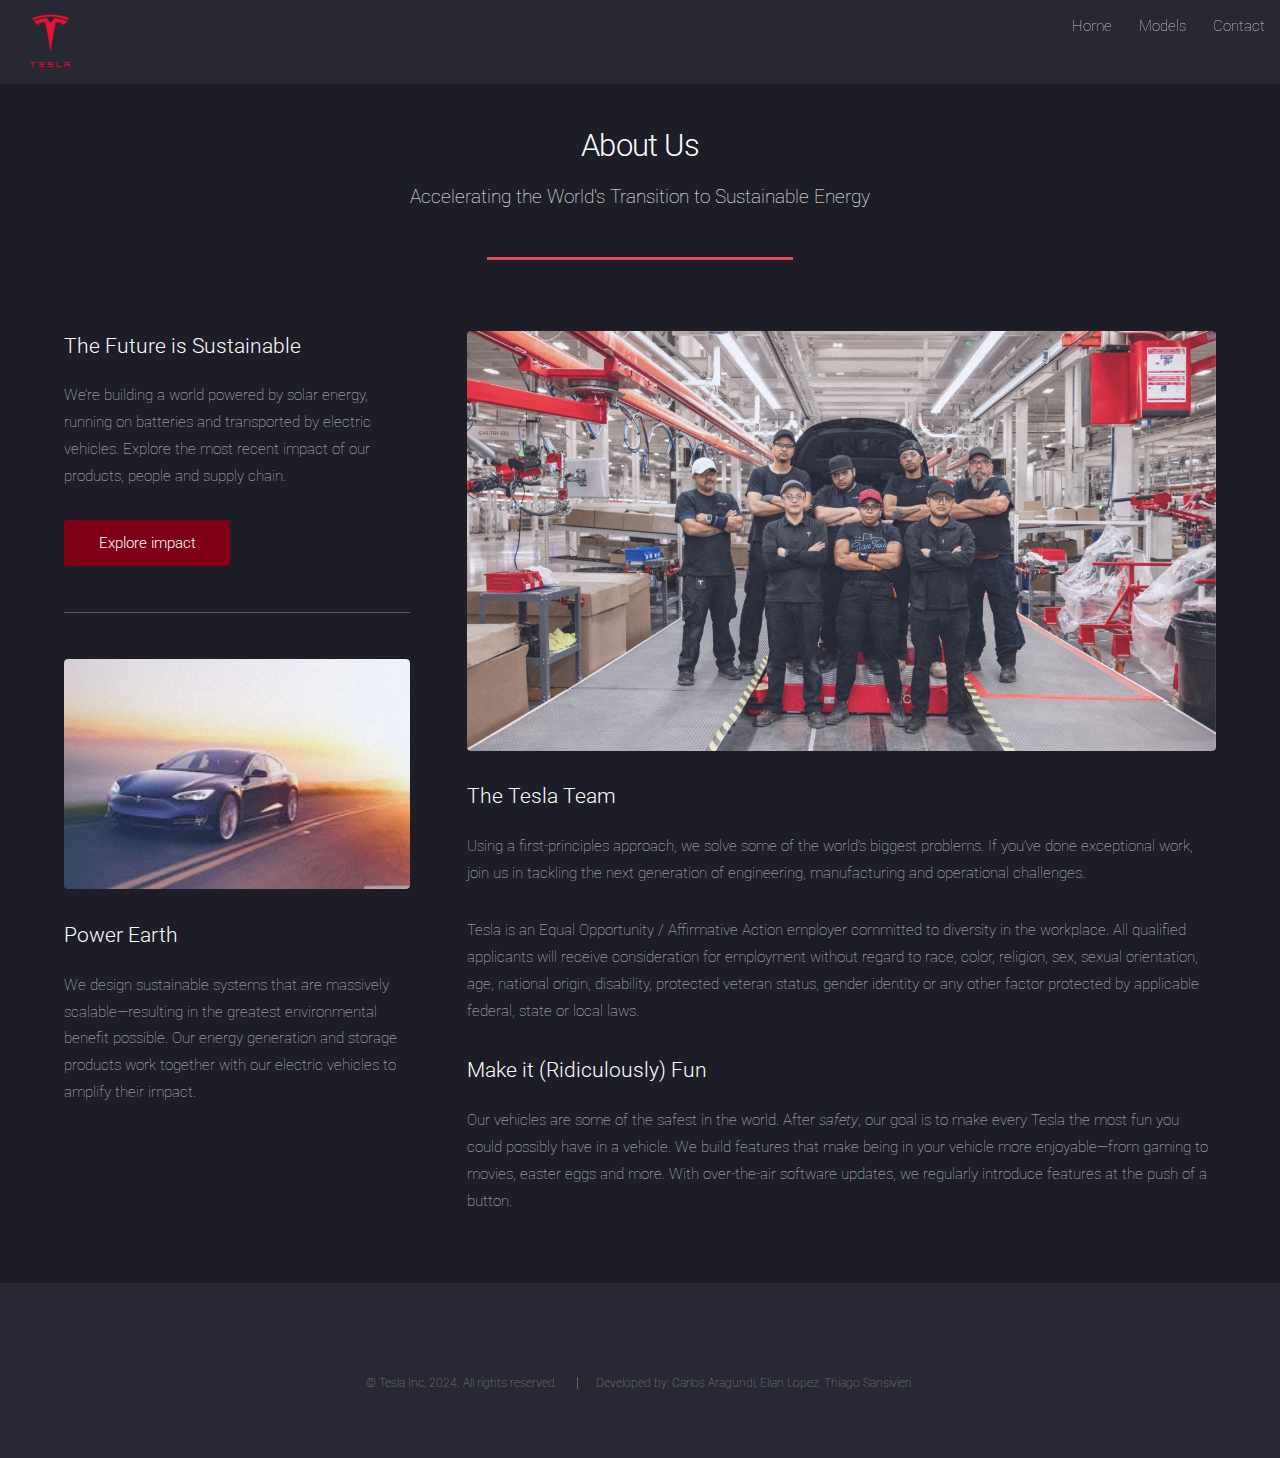
<file: about.html>
<!DOCTYPE HTML>
<html>
	<head>
		<title>ABOUT US - Tesla Inc.</title>
		<meta charset="utf-8" />
		<meta name="viewport" content="width=device-width, initial-scale=1, user-scalable=no" />
		<link rel="stylesheet" href="assets/css/main.css" />
		<link rel="shortcut icon" href="images/Tesla_logo.png" type="image/x-icon">
		<noscript><link rel="stylesheet" href="assets/css/noscript.css" /></noscript>
	</head>
	<body class="is-preload">
		<div id="page-wrapper">

			<!-- Header -->
				<header id="header">
					<h1 id="logo"><a href="index.html"><img src="images/Tesla_logo.png" alt="Tesla-Logo"></a></h1>
					<nav id="nav">
						<ul>
							<li><a href="index.html">Home</a></li>
							<li>
								<a href="#">Models</a>
								<ul>
									<li><a href="model_s.html">Model S</a></li>
									<li><a href="model_3.html">Model 3</a></li>
									<li><a href="model_x.html">Model X</a></li>
								</ul>
							</li>
							<li><a href="contact.html">Contact</a></li>
						</ul>
					</nav>
				</header>

				<!-- Main -->
				<div id="main" class="wrapper style1">
					<div class="container">
						<header class="major">
							<h2>About Us</h2>
							<p>Accelerating the World's Transition to Sustainable Energy</p>
						</header>
						<div class="row gtr-150">
							<div class="col-4 col-12-medium">

								<!-- Sidebar -->
									<section id="sidebar">
										<section>
											<h3>The Future is Sustainable</h3>
											<p>We’re building a world powered by solar energy, running on batteries and transported by electric vehicles. Explore the most recent impact of our products, people and supply chain.</p>
											<footer>
												<ul class="actions">
													<li><a href="https://www.tesla.com/impact" class="button">Explore impact</a></li>
												</ul>
											</footer>
										</section>
										<hr />
										<section>
											<a href="#" class="image fit"><img src="images/images.jpg" alt="" /></a>
											<h3>Power Earth</h3>
											<p>We design sustainable systems that are massively scalable—resulting in the greatest environmental benefit possible. Our energy generation and storage products work together with our electric vehicles to amplify their impact.</p>
										</section>
									</section>

							</div>
							<div class="col-8 col-12-medium imp-medium">

								<!-- Content -->
									<section id="content">
										<a href="#" class="image fit"><img src="images/About-Us-Exceptional-Desktop-Global.avif" alt="" /></a>
										<h3>The Tesla Team</h3>
										<p>Using a first-principles approach, we solve some of the world’s biggest problems. If you’ve done exceptional work, join us in tackling the next generation of engineering, manufacturing and operational challenges.</p>
										<p>Tesla is an Equal Opportunity / Affirmative Action employer committed to diversity in the workplace. All qualified applicants will receive consideration for employment without regard to race, color, religion, sex, sexual orientation, age, national origin, disability, protected veteran status, gender identity or any other factor protected by applicable federal, state or local laws.</p>
										<h3>Make it (Ridiculously) Fun</h3>
										<p>Our vehicles are some of the safest in the world. After <em>safety</em>, our goal is to make every Tesla the most fun you could possibly have in a vehicle. We build features that make being in your vehicle more enjoyable—from gaming to movies, easter eggs and more. With over-the-air software updates, we regularly introduce features at the push of a button.</p>
									</section>

							</div>
						</div>
					</div>
				</div>

			<!-- Footer -->
				<footer id="footer">
					<ul class="copyright">
						<li>&copy; Tesla Inc, 2024. All rights reserved.</li><li>Developed by: Carlos Aragundi, Elian Lopez, Thiago Sansivieri.</li>
					</ul>
				</footer>

		</div>

		<!-- Scripts -->
			<script src="assets/js/jquery.min.js"></script>
			<script src="assets/js/jquery.scrolly.min.js"></script>
			<script src="assets/js/jquery.dropotron.min.js"></script>
			<script src="assets/js/jquery.scrollex.min.js"></script>
			<script src="assets/js/browser.min.js"></script>
			<script src="assets/js/breakpoints.min.js"></script>
			<script src="assets/js/util.js"></script>
			<script src="assets/js/main.js"></script>

	</body>
</html>
</file>
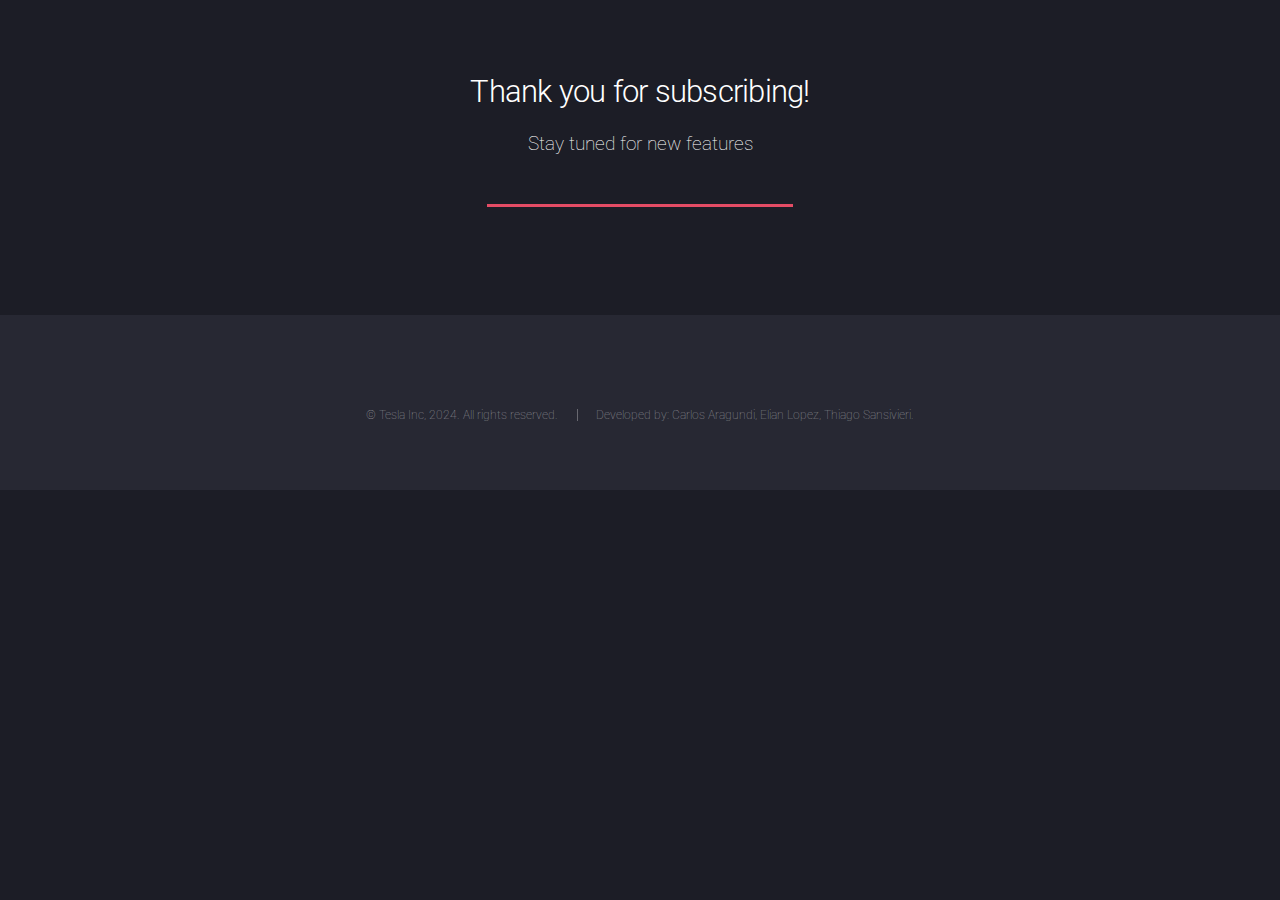
<file: confirmation.html>
<!DOCTYPE HTML>
<html>
	<head>
		<title>Thank you - Tesla Inc.</title>
		<meta charset="utf-8" />
		<meta name="viewport" content="width=device-width, initial-scale=1, user-scalable=no" />
		<link rel="stylesheet" href="assets/css/main.css" />
		<link rel="shortcut icon" href="images/Tesla_logo.png" type="image/x-icon">
		<noscript><link rel="stylesheet" href="assets/css/noscript.css" /></noscript>
	</head>
	<body class="is-preload landing">
		<div id="page-wrapper">

			<!-- Main -->
			<div id="main" class="wrapper style1">
				<div class="container">
					<header class="major">
						<h2>Thank you for subscribing!</h2>
						<p>Stay tuned for new features</p>
					</header>
                </div>
            </div>

					
		    <!-- Footer -->
			<footer id="footer">
				<ul class="copyright">
					<li>&copy; Tesla Inc, 2024. All rights reserved.</li><li>Developed by: Carlos Aragundi, Elian Lopez, Thiago Sansivieri.</li>
				</ul>
			</footer>

	    </div>

	    <!-- Scripts -->
		<script src="assets/js/jquery.min.js"></script>
		<script src="assets/js/jquery.scrolly.min.js"></script>
		<script src="assets/js/jquery.dropotron.min.js"></script>
		<script src="assets/js/jquery.scrollex.min.js"></script>
		<script src="assets/js/browser.min.js"></script>
		<script src="assets/js/breakpoints.min.js"></script>
		<script src="assets/js/util.js"></script>
		<script src="assets/js/main.js"></script>
		<script src="assets/js/slideshow.js"></script>
    </body>
</html>
</file>
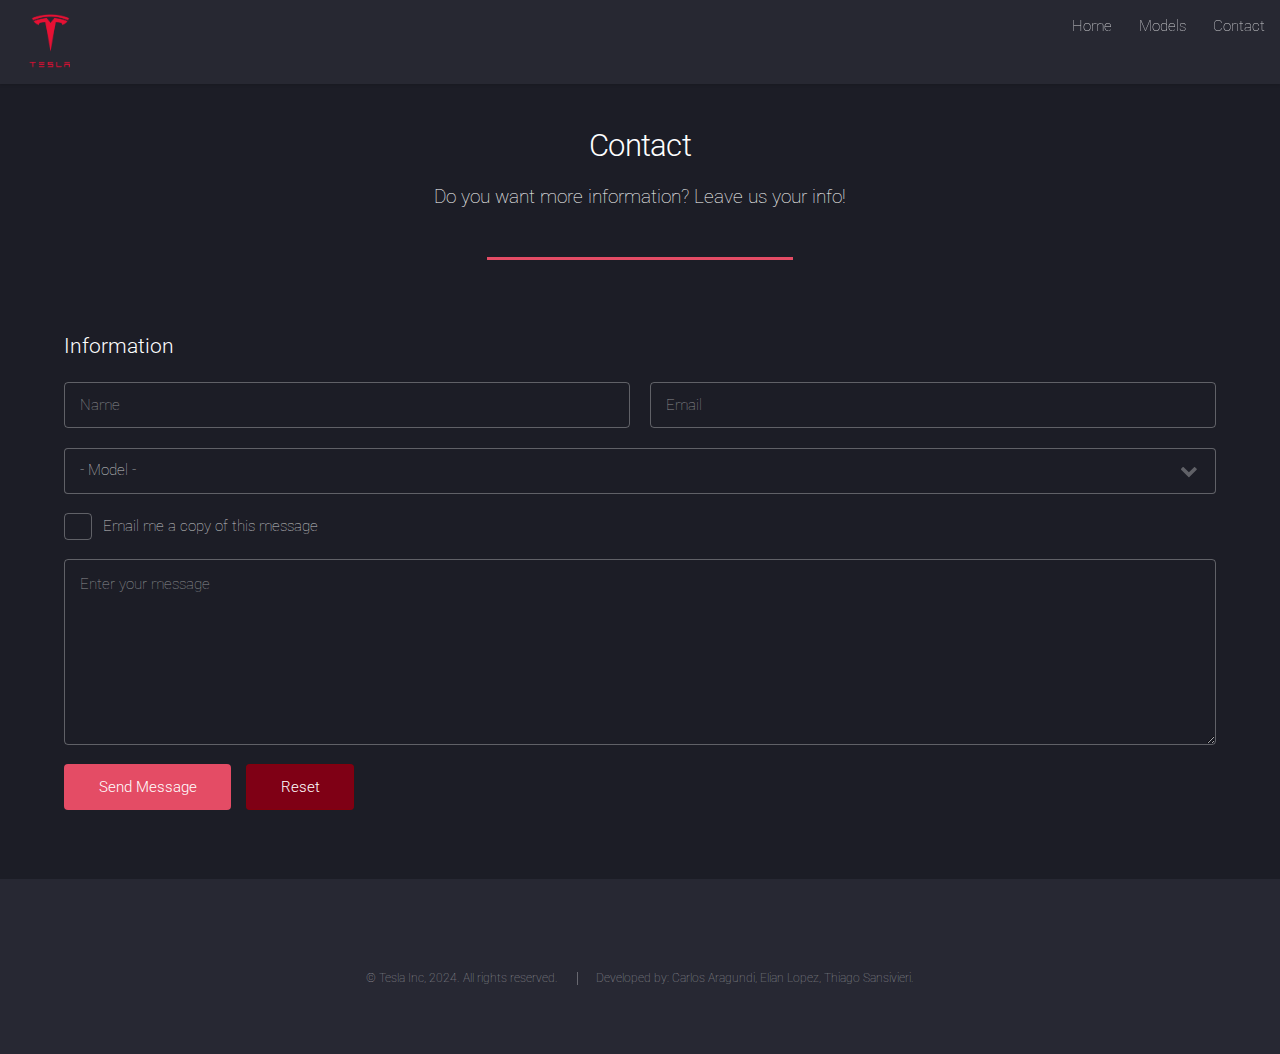
<file: contact.html>
<!DOCTYPE HTML>
<html>
	<head>
		<title>CONTACT - Tesla Inc.</title>
		<meta charset="utf-8" />
		<meta name="viewport" content="width=device-width, initial-scale=1, user-scalable=no" />
		<link rel="stylesheet" href="assets/css/main.css" />
		<link rel="shortcut icon" href="images/Tesla_logo.png" type="image/x-icon">
		<noscript><link rel="stylesheet" href="assets/css/noscript.css" /></noscript>
	</head>
	<body class="is-preload">
		<div id="page-wrapper">

			<!-- Header -->
				<header id="header">
					<h1 id="logo"><a href="index.html"><img src="images/Tesla_logo.png" alt="Tesla-Logo"></a></h1>
					<nav id="nav">
						<ul>
							<li><a href="index.html">Home</a></li>
							<li>
								<a href="#">Models</a>
								<ul>
									<li><a href="model_s.html">Model S</a></li>
									<li><a href="model_3.html">Model 3</a></li>
									<li><a href="model_x.html">Model X</a></li>
								</ul>
							</li>
							<li><a href="contact.html">Contact</a></li>
						</ul>
					</nav>
				</header>

			<!-- Main -->
				<div id="main" class="wrapper style1">
					<div class="container">
						<header class="major">
							<h2>Contact</h2>
							<p>Do you want more information? Leave us your info!</p>
						</header>

						<!-- Form -->
							<section>
								<h3>Information</h3>
								<form method="post" action="confirmation.html">
									<div class="row gtr-uniform gtr-50">
										<div class="col-6 col-12-xsmall">
											<input type="text" name="name" id="name" value="" placeholder="Name" />
										</div>
										<div class="col-6 col-12-xsmall">
											<input type="email" name="email" id="email" value="" placeholder="Email" />
										</div>
										<div class="col-12">
											<select name="category" id="category">
												<option value="">- Model -</option>
												<option value="1">Series S</option>
												<option value="1">Series 3</option>
												<option value="1">Series X</option>
												<option value="1">Unsure</option>
											</select>
										</div>
										<div class="col-6 col-12-medium">
											<input type="checkbox" id="copy" name="copy">
											<label for="copy">Email me a copy of this message</label>
										</div>
										<div class="col-12">
											<textarea name="message" id="message" placeholder="Enter your message" rows="6"></textarea>
										</div>
										<div class="col-12">
											<ul class="actions">
												<li><a href="confirmation.html"><input type="submit" value="Send Message" class="primary" /></a></li>
												<li><input type="reset" value="Reset" /></li>
											</ul>
										</div>
									</div>
								</form>
							</section>
					</div>
				</div>

			<!-- Footer -->
				<footer id="footer">
					<ul class="copyright">
						<li>&copy; Tesla Inc, 2024. All rights reserved.</li><li>Developed by: Carlos Aragundi, Elian Lopez, Thiago Sansivieri.</li>
					</ul>
				</footer>

		</div>

		<!-- Scripts -->
			<script src="assets/js/jquery.min.js"></script>
			<script src="assets/js/jquery.scrolly.min.js"></script>
			<script src="assets/js/jquery.dropotron.min.js"></script>
			<script src="assets/js/jquery.scrollex.min.js"></script>
			<script src="assets/js/browser.min.js"></script>
			<script src="assets/js/breakpoints.min.js"></script>
			<script src="assets/js/util.js"></script>
			<script src="assets/js/main.js"></script>

	</body>
</html>
</file>
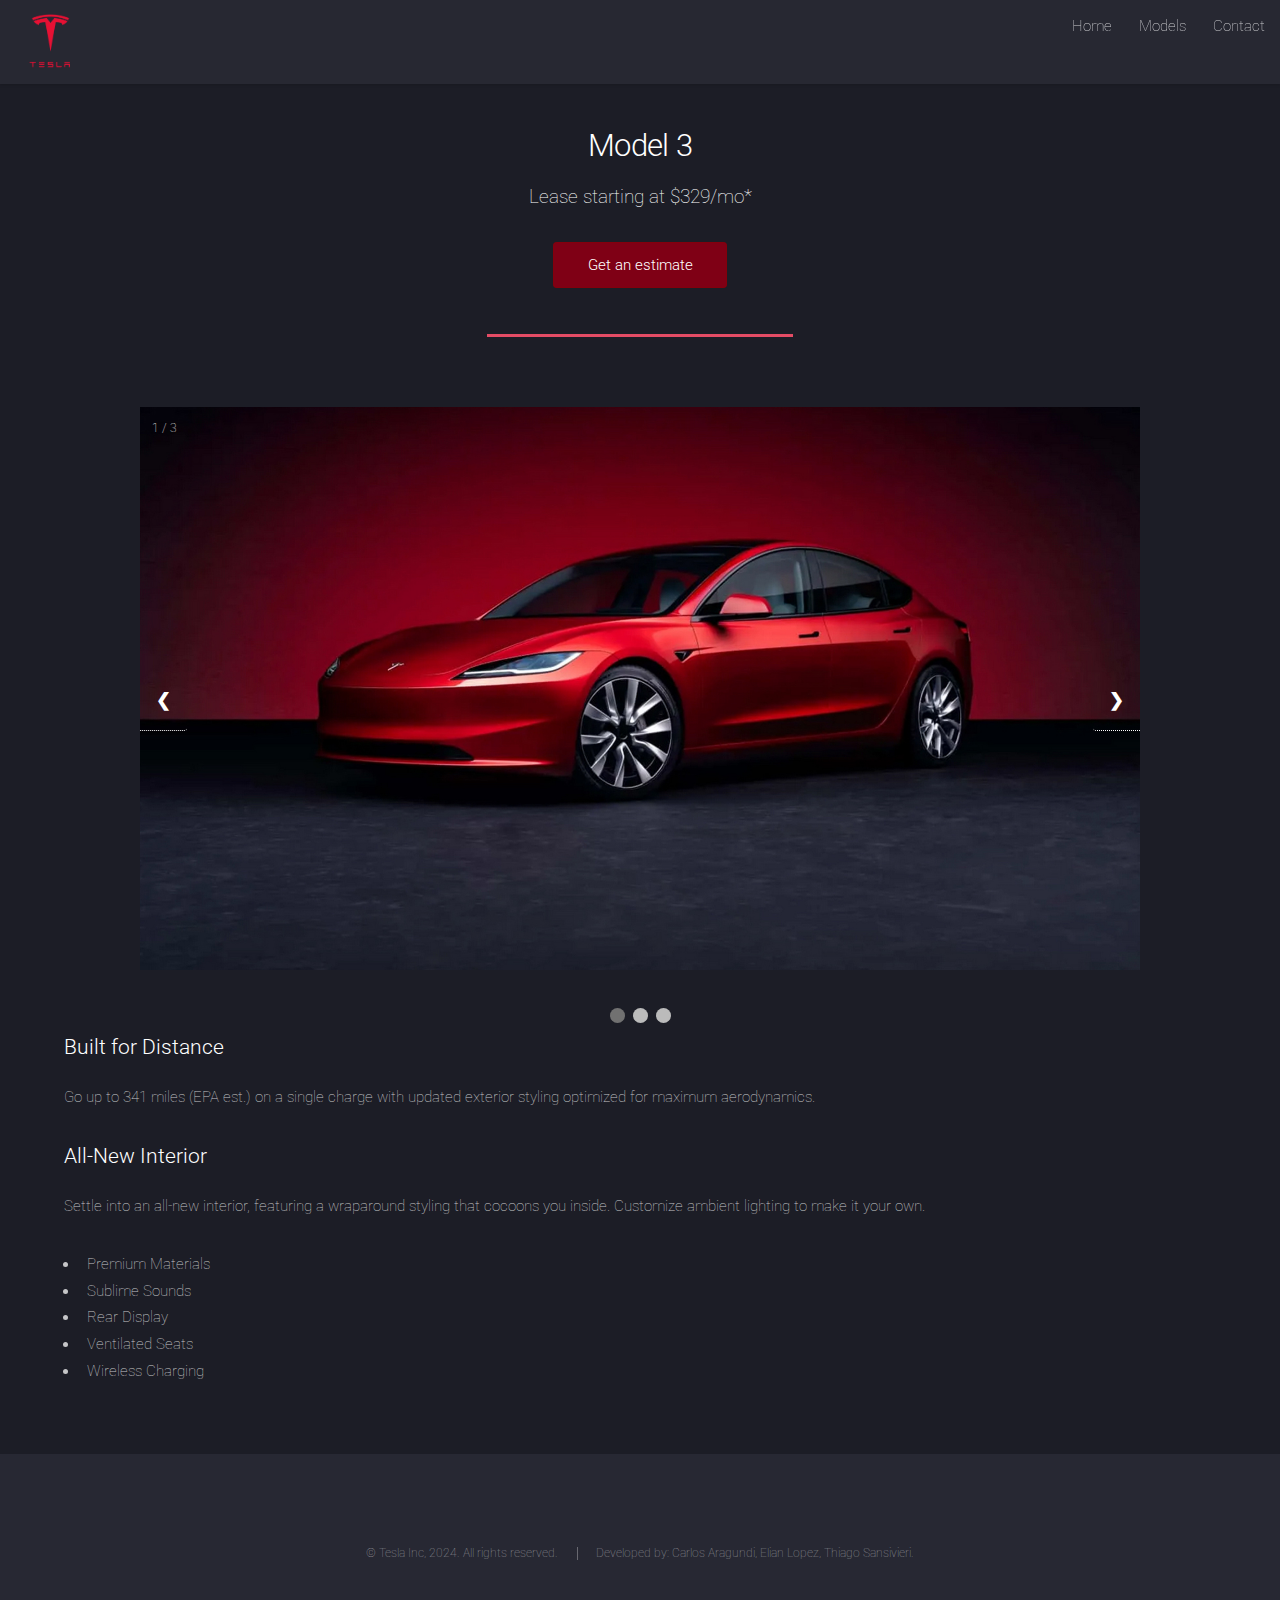
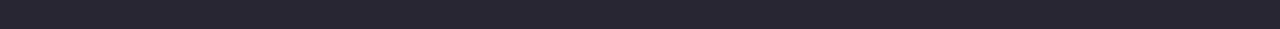
<file: model_3.html>
<!DOCTYPE HTML>
<html>
	<head>
		<title>MODEL 3 - Tesla Inc.</title>
		<meta charset="utf-8" />
		<meta name="viewport" content="width=device-width, initial-scale=1, user-scalable=no" />
		<link rel="stylesheet" href="assets/css/main.css" />
		<link rel="shortcut icon" href="images/Tesla_logo.png" type="image/x-icon">
		<noscript><link rel="stylesheet" href="assets/css/noscript.css" /></noscript>
	</head>
	<body class="is-preload">
		<div id="page-wrapper">

			<!-- Header -->
				<header id="header">
					<h1 id="logo"><a href="index.html"><img src="images/Tesla_logo.png" alt="Tesla-Logo"></a></h1>
					<nav id="nav">
						<ul>
							<li><a href="index.html">Home</a></li>
							<li>
								<a href="#">Models</a>
								<ul>
									<li><a href="model_s.html">Model S</a></li>
									<li><a href="model_3.html">Model 3</a></li>
									<li><a href="model_x.html">Model X</a></li>
								</ul>
							</li>
							<li><a href="contact.html">Contact</a></li>
						</ul>
					</nav>
				</header>

			<!-- Main -->
			<div id="main" class="wrapper style1">
				<div class="container">
					<header class="major">
						<h2>Model 3</h2>
						<p>Lease starting at $329/mo*</p>
						<ul class="actions special">
							<li><a href="contact.html" class="button"><strong>Get an estimate</strong></a></li>
						</ul>
					</header>

					<!-- Content -->
						<section id="content">
							<!-- Slideshow container -->
							<div class="slideshow-container">

								<!-- Full-width images with number and caption text -->
								<div class="mySlides fade">
									<div class="numbertext">1 / 3</div>
									<img src="images/Series 3/tesla-model-3-highland-006.jpg" style="width:100%">
								</div>
						
								<div class="mySlides fade">
									<div class="numbertext">2 / 3</div>
									<img src="images/Series 3/2022-hyundai-ioniq-5-v-tesla-model-3-comparison-wheels-wielecki-a-23.jpg" style="width:100%">
								</div>
  
								<div class="mySlides fade">
	  								<div class="numbertext">3 / 3</div>
	  								<img src="images/Series 3/055-tesla-model-3-2024-review.jpg" style="width:100%">
								</div>
  
							<!-- Next and previous buttons -->
								<a class="prev" onclick="plusSlides(-1)">&#10094;</a>
								<a class="next" onclick="plusSlides(1)">&#10095;</a>
							</div>
							<br>
  
							<!-- The dots/circles -->
							<div style="text-align:center">
								<span class="dot" onclick="currentSlide(1)"></span>
								<span class="dot" onclick="currentSlide(2)"></span>
								<span class="dot" onclick="currentSlide(3)"></span>
							</div>


							<h3>Built for Distance</h3>
							<p>Go up to 341 miles (EPA est.) on a single charge with updated exterior styling optimized for maximum aerodynamics.</p>
							<h3>All-New Interior</h3>
							<p>Settle into an all-new interior, featuring a wraparound styling that cocoons you inside. Customize ambient lighting to make it your own.</p>
							<ul>
								<li>Premium Materials</li>
								<li>Sublime Sounds</li>
								<li>Rear Display</li>
								<li>Ventilated Seats</li>
								<li>Wireless Charging</li>
							</ul>
						</section>

				</div>
			</div>

		<!-- Footer -->
			<footer id="footer">
				<ul class="copyright">
					<li>&copy; Tesla Inc, 2024. All rights reserved.</li><li>Developed by: Carlos Aragundi, Elian Lopez, Thiago Sansivieri.</li>
				</ul>
			</footer>

	</div>

	<!-- Scripts -->
		<script src="assets/js/jquery.min.js"></script>
		<script src="assets/js/jquery.scrolly.min.js"></script>
		<script src="assets/js/jquery.dropotron.min.js"></script>
		<script src="assets/js/jquery.scrollex.min.js"></script>
		<script src="assets/js/browser.min.js"></script>
		<script src="assets/js/breakpoints.min.js"></script>
		<script src="assets/js/util.js"></script>
		<script src="assets/js/main.js"></script>
		<script src="assets/js/slideshow.js"></script>

	</body>
</html>
</file>
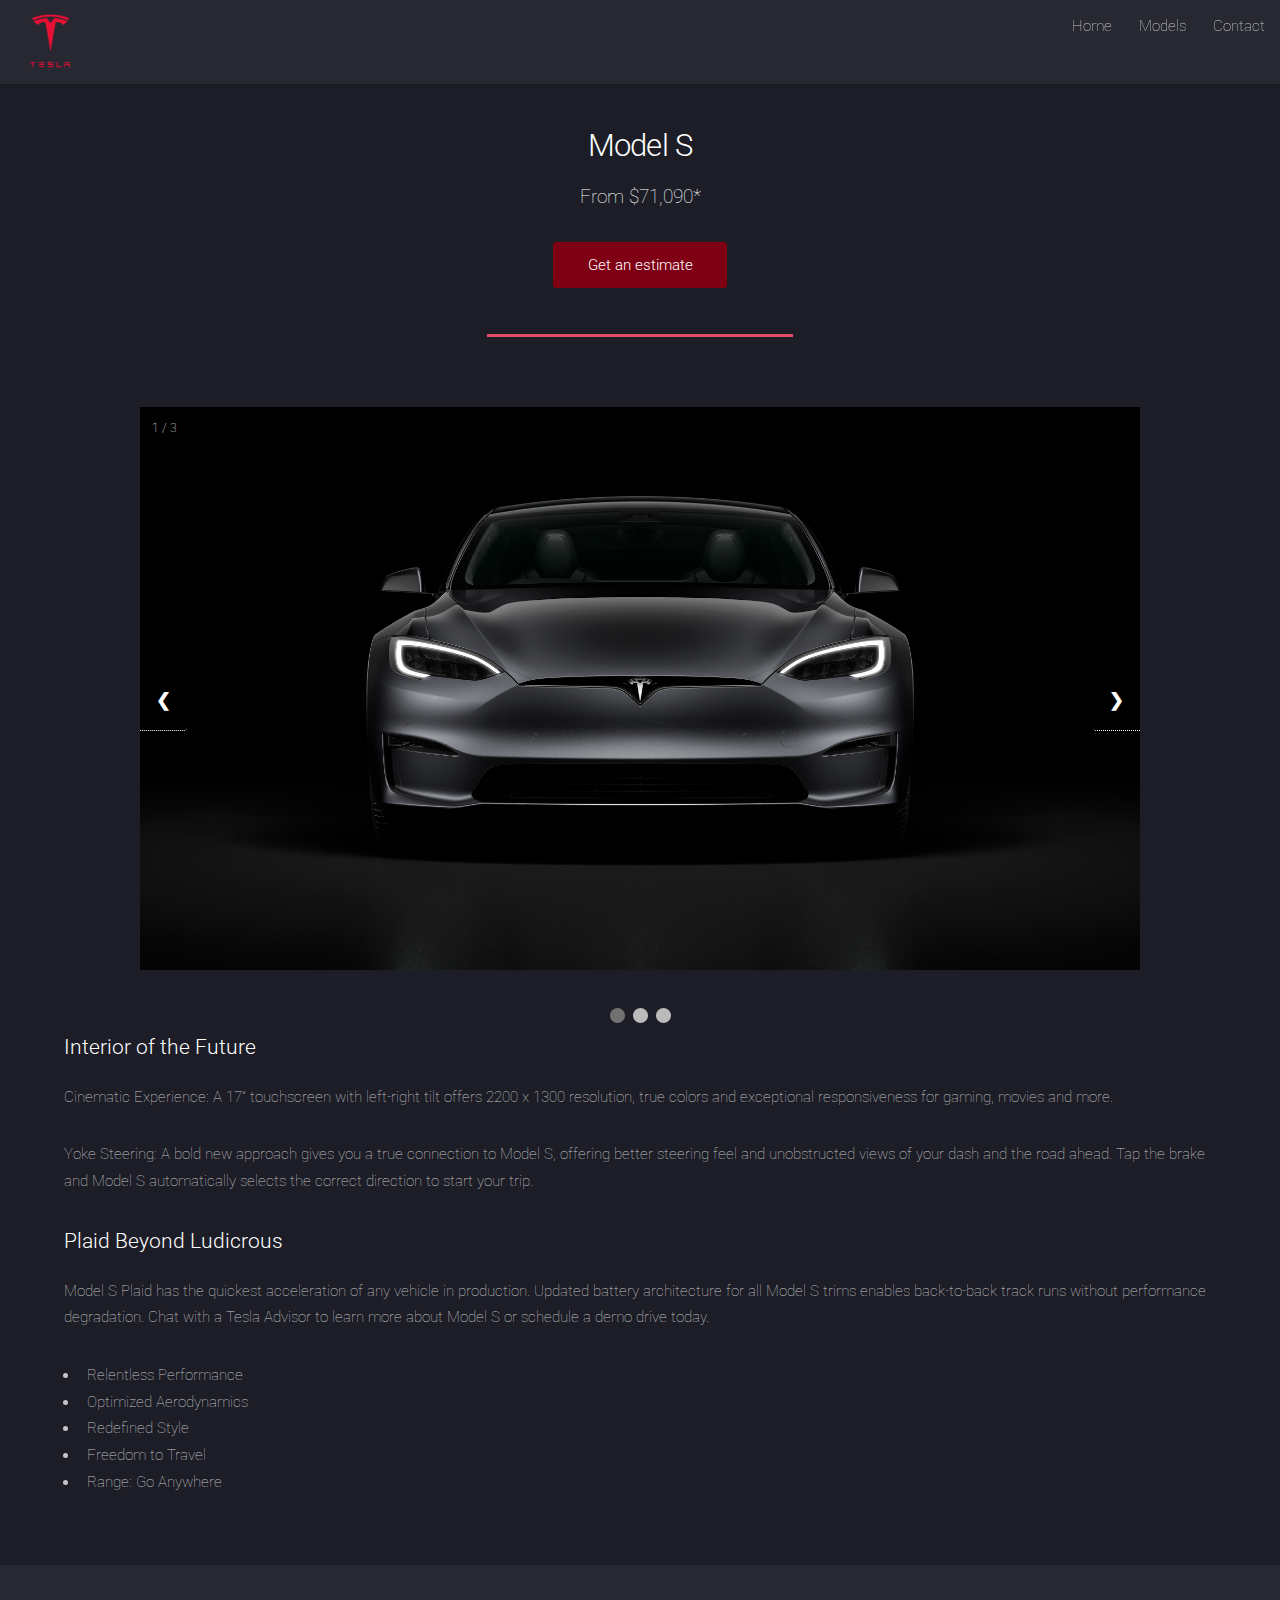
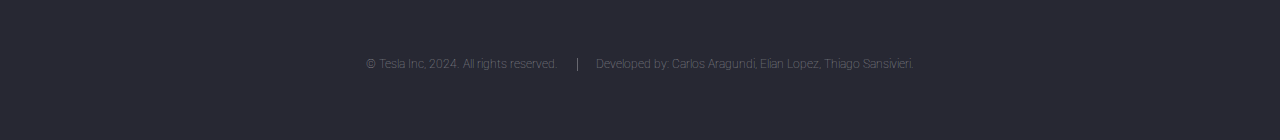
<file: model_s.html>
<!DOCTYPE HTML>
<html>
	<head>
		<title>SERIES S - Tesla Inc.</title>
		<meta charset="utf-8" />
		<meta name="viewport" content="width=device-width, initial-scale=1, user-scalable=no" />
		<link rel="stylesheet" href="assets/css/main.css" />
		<link rel="shortcut icon" href="images/Tesla_logo.png" type="image/x-icon">
		<noscript><link rel="stylesheet" href="assets/css/noscript.css" /></noscript>
	</head>
	<body class="is-preload">
		<div id="page-wrapper">

			<!-- Header -->
				<header id="header">
					<h1 id="logo"><a href="index.html"><img src="images/Tesla_logo.png" alt="Tesla-Logo"></a></h1>
					<nav id="nav">
						<ul>
							<li><a href="index.html">Home</a></li>
							<li>
								<a href="#">Models</a>
								<ul>
									<li><a href="model_s.html">Model S</a></li>
									<li><a href="model_3.html">Model 3</a></li>
									<li><a href="model_x.html">Model X</a></li>
								</ul>
							</li>
							<li><a href="contact.html">Contact</a></li>
						</ul>
					</nav>
				</header>

			<!-- Main -->
			<div id="main" class="wrapper style1">
				<div class="container">
					<header class="major">
						<h2>Model S</h2>
						<p>From $71,090*</p>
						<ul class="actions special">
							<li><a href="contact.html" class="button"><strong>Get an estimate</strong></a></li>
						</ul>
					</header>

					<!-- Content -->
						<section id="content">
							<!-- Slideshow container -->
							<div class="slideshow-container">

								<!-- Full-width images with number and caption text -->
								<div class="mySlides fade">
									<div class="numbertext">1 / 3</div>
									<img src="images/Series S/1154171.jpg" style="width:100%">
								</div>
						
								<div class="mySlides fade">
									<div class="numbertext">2 / 3</div>
									<img src="images/Series S/2021-Tesla-Model-S-Plaid-Offsite-2.avif" style="width:100%">
								</div>
  
								<div class="mySlides fade">
	  								<div class="numbertext">3 / 3</div>
	  								<img src="images/Series S/tesla-model-s-steering-yoke-tesla-press.avif" style="width:100%">
								</div>
  
							<!-- Next and previous buttons -->
								<a class="prev" onclick="plusSlides(-1)">&#10094;</a>
								<a class="next" onclick="plusSlides(1)">&#10095;</a>
							</div>
							<br>
  
							<!-- The dots/circles -->
							<div style="text-align:center">
								<span class="dot" onclick="currentSlide(1)"></span>
								<span class="dot" onclick="currentSlide(2)"></span>
								<span class="dot" onclick="currentSlide(3)"></span>
							</div>


							<h3>Interior of the Future</h3>
							<p>Cinematic Experience: A 17” touchscreen with left-right tilt offers 2200 x 1300 resolution, true colors and exceptional responsiveness for gaming, movies and more.</p>
							<p>Yoke Steering: A bold new approach gives you a true connection to Model S, offering better steering feel and unobstructed views of your dash and the road ahead. Tap the brake and Model S automatically selects the correct direction to start your trip.</p>
							<h3>Plaid Beyond Ludicrous</h3>
							<p>Model S Plaid has the quickest acceleration of any vehicle in production. Updated battery architecture for all Model S trims enables back-to-back track runs without performance degradation. Chat with a Tesla Advisor to learn more about Model S or schedule a demo drive today.</p>
							<ul>
								<li>Relentless Performance</li>
								<li>Optimized Aerodynamics</li>
								<li>Redefined Style</li>
								<li>Freedom to Travel</li>
								<li>Range: Go Anywhere</li>
							</ul>
						</section>

				</div>
			</div>


		<!-- Footer -->
			<footer id="footer">
				<ul class="copyright">
					<li>&copy; Tesla Inc, 2024. All rights reserved.</li><li>Developed by: Carlos Aragundi, Elian Lopez, Thiago Sansivieri.</li>
				</ul>
			</footer>

	</div>

	<!-- Scripts -->
		<script src="assets/js/jquery.min.js"></script>
		<script src="assets/js/jquery.scrolly.min.js"></script>
		<script src="assets/js/jquery.dropotron.min.js"></script>
		<script src="assets/js/jquery.scrollex.min.js"></script>
		<script src="assets/js/browser.min.js"></script>
		<script src="assets/js/breakpoints.min.js"></script>
		<script src="assets/js/util.js"></script>
		<script src="assets/js/main.js"></script>
		<script src="assets/js/slideshow.js"></script>

</body>
</html>
</file>
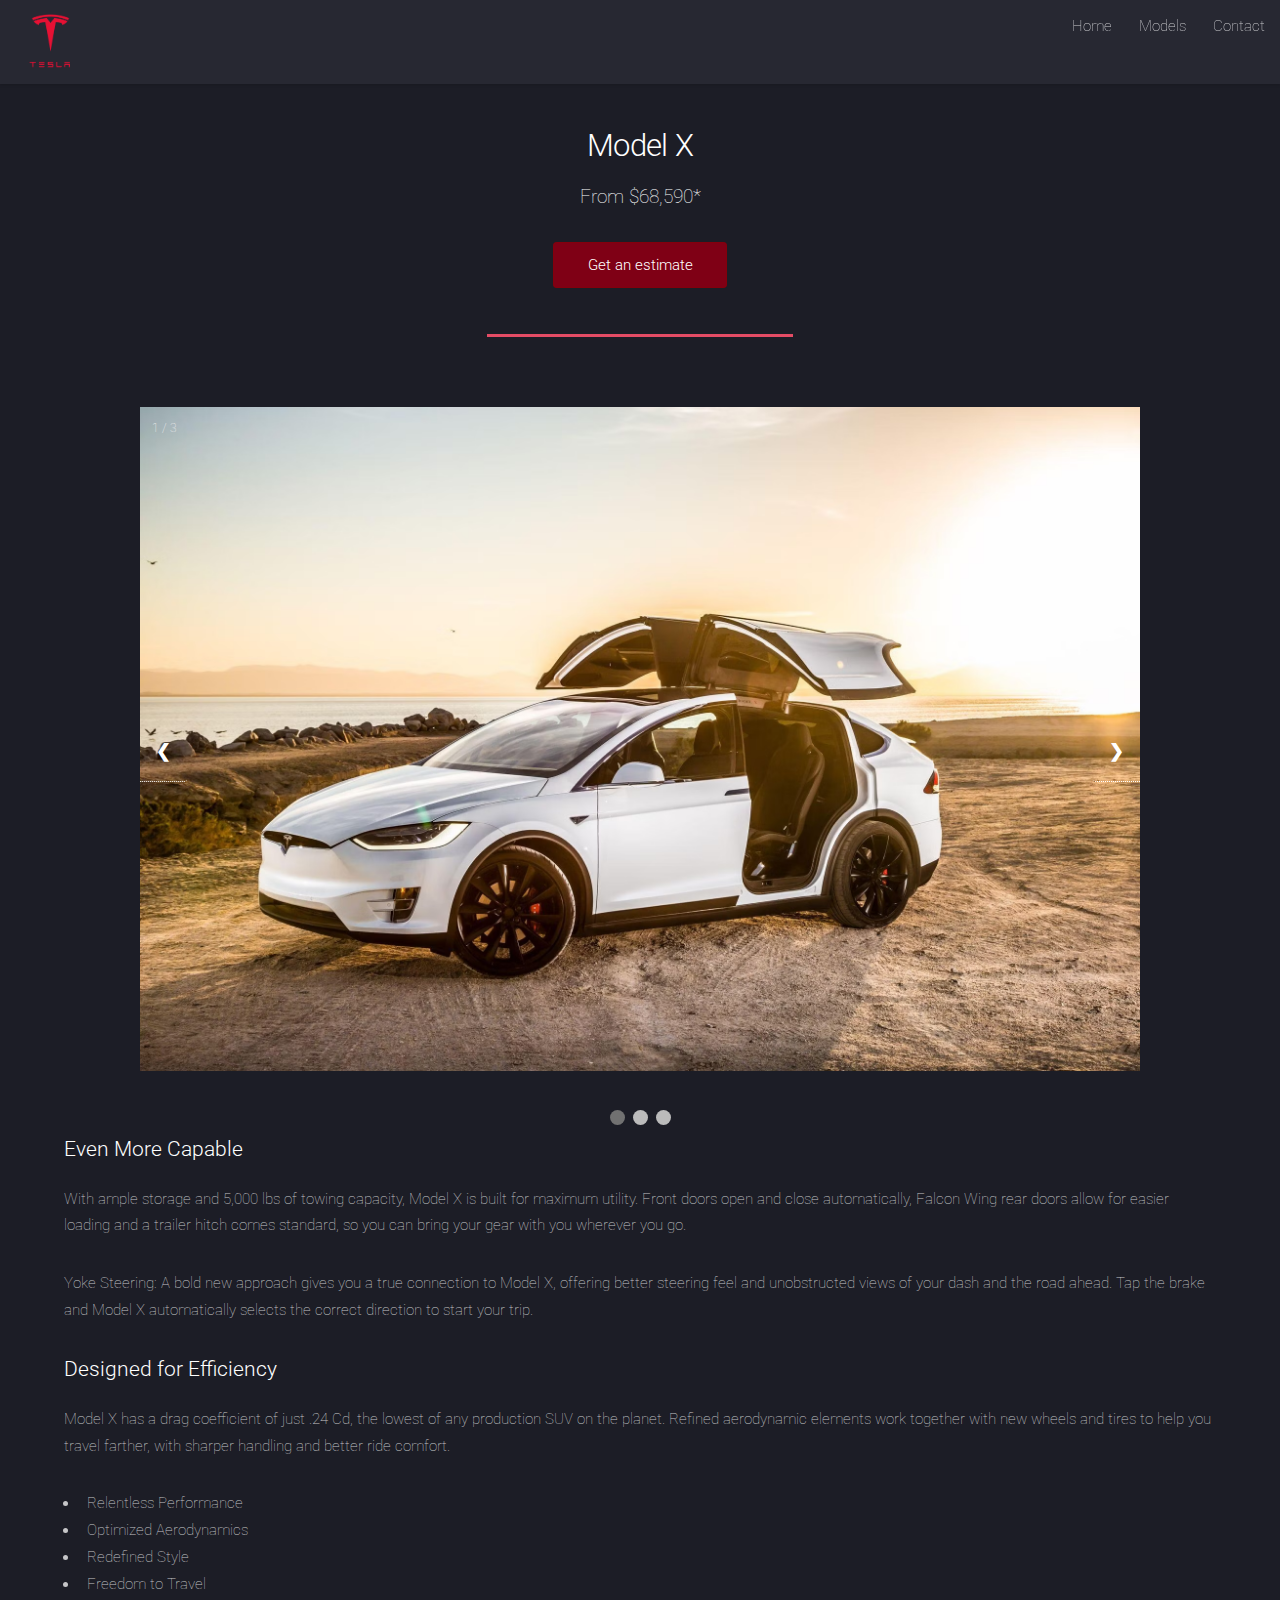
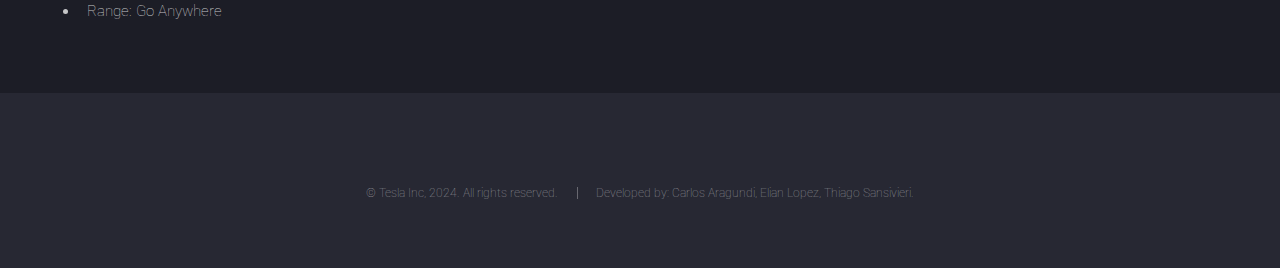
<file: model_x.html>
<!DOCTYPE HTML>
<html>
	<head>
		<title>MODEL X - Tesla Inc.</title>
		<meta charset="utf-8" />
		<meta name="viewport" content="width=device-width, initial-scale=1, user-scalable=no" />
		<link rel="stylesheet" href="assets/css/main.css" />
		<link rel="shortcut icon" href="images/Tesla_logo.png" type="image/x-icon">
		<noscript><link rel="stylesheet" href="assets/css/noscript.css" /></noscript>
	</head>
	<body class="is-preload">
		<div id="page-wrapper">

			<!-- Header -->
			<header id="header">
				<h1 id="logo"><a href="index.html"><img src="images/Tesla_logo.png" alt="Tesla-Logo"></a></h1>
				<nav id="nav">
					<ul>
						<li><a href="index.html">Home</a></li>
						<li>
							<a href="#">Models</a>
							<ul>
								<li><a href="model_s.html">Model S</a></li>
								<li><a href="model_3.html">Model 3</a></li>
								<li><a href="model_x.html">Model X</a></li>
							</ul>
						</li>
						<li><a href="contact.html">Contact</a></li>
					</ul>
				</nav>
			</header>

		<!-- Main -->
		<div id="main" class="wrapper style1">
			<div class="container">
				<header class="major">
					<h2>Model X</h2>
					<p>From $68,590*</p>
					<ul class="actions special">
						<li><a href="contact.html" class="button"><strong>Get an estimate</strong></a></li>
					</ul>
				</header>

				<!-- Content -->
					<section id="content">
						<!-- Slideshow container -->
						<div class="slideshow-container">

							<!-- Full-width images with number and caption text -->
							<div class="mySlides fade">
								<div class="numbertext">1 / 3</div>
								<img src="images/Series X/wp3028163-tesla-model-x-wallpapers.avif" style="width:100%">
							</div>
					
							<div class="mySlides fade">
								<div class="numbertext">2 / 3</div>
								<img src="images/Series X/1225509.avif" style="width:100%">
							</div>

							<div class="mySlides fade">
								  <div class="numbertext">3 / 3</div>
								  <img src="images/Series X/message-editor_1591836553408-teslamodelxdoors.webp" style="width:100%">
							</div>

						<!-- Next and previous buttons -->
							<a class="prev" onclick="plusSlides(-1)">&#10094;</a>
							<a class="next" onclick="plusSlides(1)">&#10095;</a>
						</div>
						<br>

						<!-- The dots/circles -->
						<div style="text-align:center">
							<span class="dot" onclick="currentSlide(1)"></span>
							<span class="dot" onclick="currentSlide(2)"></span>
							<span class="dot" onclick="currentSlide(3)"></span>
						</div>


						<h3>Even More Capable</h3>
						<p>With ample storage and 5,000 lbs of towing capacity, Model X is built for maximum utility. Front doors open and close automatically, Falcon Wing rear doors allow for easier loading and a trailer hitch comes standard, so you can bring your gear with you wherever you go.</p>
						<p>Yoke Steering: A bold new approach gives you a true connection to Model X, offering better steering feel and unobstructed views of your dash and the road ahead. Tap the brake and Model X automatically selects the correct direction to start your trip.</p>
						<h3>Designed for Efficiency</h3>
						<p>Model X has a drag coefficient of just .24 Cd, the lowest of any production SUV on the planet. Refined aerodynamic elements work together with new wheels and tires to help you travel farther, with sharper handling and better ride comfort.</p>
						<ul>
							<li>Relentless Performance</li>
							<li>Optimized Aerodynamics</li>
							<li>Redefined Style</li>
							<li>Freedom to Travel</li>
							<li>Range: Go Anywhere</li>
						</ul>
					</section>

			</div>
		</div>

	<!-- Footer -->
		<footer id="footer">
			<ul class="copyright">
				<li>&copy; Tesla Inc, 2024. All rights reserved.</li><li>Developed by: Carlos Aragundi, Elian Lopez, Thiago Sansivieri.</li>
			</ul>
		</footer>

</div>

<!-- Scripts -->
	<script src="assets/js/jquery.min.js"></script>
	<script src="assets/js/jquery.scrolly.min.js"></script>
	<script src="assets/js/jquery.dropotron.min.js"></script>
	<script src="assets/js/jquery.scrollex.min.js"></script>
	<script src="assets/js/browser.min.js"></script>
	<script src="assets/js/breakpoints.min.js"></script>
	<script src="assets/js/util.js"></script>
	<script src="assets/js/main.js"></script>
	<script src="assets/js/slideshow.js"></script>

</body>
</html>
</file>
<file: assets/css/main.css>
@import url("https://fonts.googleapis.com/css?family=Roboto:100,300,100italic,300italic");

html, body, div, span, applet, object,
iframe, h1, h2, h3, h4, h5, h6, p, blockquote,
pre, a, abbr, acronym, address, big, cite,
code, del, dfn, em, img, ins, kbd, q, s, samp,
small, strike, strong, sub, sup, tt, var, b,
u, i, center, dl, dt, dd, ol, ul, li, fieldset,
form, label, legend, table, caption, tbody,
tfoot, thead, tr, th, td, article, aside,
canvas, details, embed, figure, figcaption,
footer, header, hgroup, menu, nav, output, ruby,
section, summary, time, mark, audio, video {
	margin: 0;
	padding: 0;
	border: 0;
	font-size: 100%;
	font: inherit;
	vertical-align: baseline;}

article, aside, details, figcaption, figure,
footer, header, hgroup, menu, nav, section {
	display: block;}

body {
	line-height: 1;
}

ol, ul {
	list-style: none;
}

blockquote, q {
	quotes: none;
}

	blockquote:before, blockquote:after, q:before, q:after {
		content: '';
		content: none;
	}

table {
	border-collapse: collapse;
	border-spacing: 0;
}

body {
	-webkit-text-size-adjust: none;
}

mark {
	background-color: transparent;
	color: inherit;
}

input::-moz-focus-inner {
	border: 0;
	padding: 0;
}

input, select, textarea {
	-moz-appearance: none;
	-webkit-appearance: none;
	-ms-appearance: none;
	appearance: none;
}

/* Basic */

	html {
		box-sizing: border-box;
	}

	*, *:before, *:after {
		box-sizing: inherit;
	}

	html, body {
		background: #1c1d26;
	}

	body.is-preload *, body.is-preload *:before, body.is-preload *:after {
		-moz-animation: none !important;
		-webkit-animation: none !important;
		-ms-animation: none !important;
		animation: none !important;
		-moz-transition: none !important;
		-webkit-transition: none !important;
		-ms-transition: none !important;
		transition: none !important;
	}

	body, input, select, textarea {
		color: rgba(255, 255, 255, 0.75);
		font-family: "Roboto", Helvetica, sans-serif;
		font-size: 15pt;
		font-weight: 100;
		line-height: 1.75em;
	}

	a {
		-moz-transition: border-color 0.2s ease-in-out, color 0.2s ease-in-out;
		-webkit-transition: border-color 0.2s ease-in-out, color 0.2s ease-in-out;
		-ms-transition: border-color 0.2s ease-in-out, color 0.2s ease-in-out;
		transition: border-color 0.2s ease-in-out, color 0.2s ease-in-out;
		border-bottom: dotted 1px;
		color: #e44c65;
		text-decoration: none;
	}

		a:hover {
			color: #e44c65 !important;
			border-bottom-color: transparent;
		}

	strong, b {
		color: #ffffff;
		font-weight: 300;
	}

	em, i {
		font-style: italic;
	}

	p {
		margin: 0 0 2em 0;
	}

	h1, h2, h3, h4, h5, h6 {
		color: #ffffff;
		font-weight: 300;
		line-height: 1em;
		margin: 0 0 1em 0;
	}

		h1 a, h2 a, h3 a, h4 a, h5 a, h6 a {
			color: inherit;
			border: 0;
		}

	h2 {
		font-size: 2em;
		line-height: 1.5em;
		letter-spacing: -0.025em;
	}

	h3 {
		font-size: 1.35em;
		line-height: 1.5em;
	}

	h4 {
		font-size: 1.1em;
		line-height: 1.5em;
	}

	h5 {
		font-size: 0.9em;
		line-height: 1.5em;
	}

	h6 {
		font-size: 0.7em;
		line-height: 1.5em;
	}

	sub {
		font-size: 0.8em;
		position: relative;
		top: 0.5em;
	}

	sup {
		font-size: 0.8em;
		position: relative;
		top: -0.5em;
	}

	hr {
		border: 0;
		border-bottom: solid 1px rgba(255, 255, 255, 0.3);
		margin: 3em 0;
	}

		hr.major {
			margin: 4em 0;
		}

	blockquote {
		border-left: solid 4px rgba(255, 255, 255, 0.3);
		font-style: italic;
		margin: 0 0 2em 0;
		padding: 0.5em 0 0.5em 2em;
	}

	code {
		background: rgba(255, 255, 255, 0.075);
		border-radius: 4px;
		font-family: "Courier New", monospace;
		font-size: 0.9em;
		margin: 0 0.25em;
		padding: 0.25em 0.65em;
	}

	pre {
		-webkit-overflow-scrolling: touch;
		font-family: "Courier New", monospace;
		font-size: 0.9em;
		margin: 0 0 2em 0;
	}

		pre code {
			display: block;
			line-height: 1.75em;
			padding: 1em 1.5em;
			overflow-x: auto;
		}

	.align-left {
		text-align: left;
	}

	.align-center {
		text-align: center;
	}

	.align-right {
		text-align: right;
	}

	body.landing {
		text-decoration: none;
	}

		body.landing:before {
			-moz-osx-font-smoothing: grayscale;
			-webkit-font-smoothing: antialiased;
			display: inline-block;
			font-style: normal;
			font-variant: normal;
			text-rendering: auto;
			line-height: 1;
			text-transform: none !important;
			font-family: 'Font Awesome 5 Free';
			font-weight: 900;
		}

		body.landing:before {
			-moz-animation: spinner-show 1.5s 1 0.25s ease forwards, spinner-hide 0.25s ease-in-out forwards !important;
			-webkit-animation: spinner-show 1.5s 1 0.25s ease forwards, spinner-hide 0.25s ease-in-out forwards !important;
			-ms-animation: spinner-show 1.5s 1 0.25s ease forwards, spinner-hide 0.25s ease-in-out forwards !important;
			animation: spinner-show 1.5s 1 0.25s ease forwards, spinner-hide 0.25s ease-in-out forwards !important;
			-moz-transform-origin: 50% 50%;
			-webkit-transform-origin: 50% 50%;
			-ms-transform-origin: 50% 50%;
			transform-origin: 50% 50%;
			color: rgba(255, 255, 255, 0.15);
			content: '\f1ce';
			cursor: default;
			display: block;
			font-size: 2em;
			height: 2em;
			left: 50%;
			line-height: 2em;
			margin: -1em 0 0 -1em;
			opacity: 0;
			position: fixed;
			text-align: center;
			top: 50%;
			width: 2em;
			z-index: -1;
		}

		body.landing:after {
			-moz-animation: overlay-hide 1.5s ease-in forwards !important;
			-webkit-animation: overlay-hide 1.5s ease-in forwards !important;
			-ms-animation: overlay-hide 1.5s ease-in forwards !important;
			animation: overlay-hide 1.5s ease-in forwards !important;
			background: #1c1d26;
			content: '';
			display: block;
			height: 100%;
			left: 0;
			opacity: 0;
			position: fixed;
			top: 0;
			width: 100%;
			z-index: -1;
		}

		body.landing.is-preload:before {
			-moz-animation: spinner-show 1.5s 1 0.25s ease forwards, spinner-rotate 0.75s infinite linear !important;
			-webkit-animation: spinner-show 1.5s 1 0.25s ease forwards, spinner-rotate 0.75s infinite linear !important;
			-ms-animation: spinner-show 1.5s 1 0.25s ease forwards, spinner-rotate 0.75s infinite linear !important;
			animation: spinner-show 1.5s 1 0.25s ease forwards, spinner-rotate 0.75s infinite linear !important;
			z-index: 100001;
		}

		body.landing.is-preload:after {
			-moz-animation: none !important;
			-webkit-animation: none !important;
			-ms-animation: none !important;
			animation: none !important;
			opacity: 1;
			z-index: 100000;
		}

	@media (-webkit-min-device-pixel-ratio: 2) {

		body.landing:before {
			line-height: 2.025em;
		}

	}

/* Container */

	.container {
		margin: 0 auto;
		max-width: calc(100% - 4em);
		width: 70em;
	}

		.container.xsmall {
			width: 17.5em;
		}

		.container.small {
			width: 35em;
		}

		.container.medium {
			width: 52.5em;
		}

		.container.large {
			width: 87.5em;
		}

		.container.xlarge {
			width: 105em;
		}

		.container.max {
			width: 100%;
		}

		@media screen and (max-width: 1280px) {

			.container {
				width: 90%;
				max-width: 100%;
			}

		}

		@media screen and (max-width: 980px) {

			.container {
				width: 100% !important;
			}

		}

/* Row */

	.row {
		display: flex;
		flex-wrap: wrap;
		box-sizing: border-box;
		align-items: stretch;
	}

		.row > * {
			box-sizing: border-box;
		}

		.row.gtr-uniform > * > :last-child {
			margin-bottom: 0;
		}

		.row.aln-left {
			justify-content: flex-start;
		}

		.row.aln-center {
			justify-content: center;
		}

		.row.aln-right {
			justify-content: flex-end;
		}

		.row.aln-top {
			align-items: flex-start;
		}

		.row.aln-middle {
			align-items: center;
		}

		.row.aln-bottom {
			align-items: flex-end;
		}

		.row > .imp {
			order: -1;
		}

		.row > .col-1 {
			width: 8.33333%;
		}

		.row > .off-1 {
			margin-left: 8.33333%;
		}

		.row > .col-2 {
			width: 16.66667%;
		}

		.row > .off-2 {
			margin-left: 16.66667%;
		}

		.row > .col-3 {
			width: 25%;
		}

		.row > .off-3 {
			margin-left: 25%;
		}

		.row > .col-4 {
			width: 33.33333%;
		}

		.row > .off-4 {
			margin-left: 33.33333%;
		}

		.row > .col-5 {
			width: 41.66667%;
		}

		.row > .off-5 {
			margin-left: 41.66667%;
		}

		.row > .col-6 {
			width: 50%;
		}

		.row > .off-6 {
			margin-left: 50%;
		}

		.row > .col-7 {
			width: 58.33333%;
		}

		.row > .off-7 {
			margin-left: 58.33333%;
		}

		.row > .col-8 {
			width: 66.66667%;
		}

		.row > .off-8 {
			margin-left: 66.66667%;
		}

		.row > .col-9 {
			width: 75%;
		}

		.row > .off-9 {
			margin-left: 75%;
		}

		.row > .col-10 {
			width: 83.33333%;
		}

		.row > .off-10 {
			margin-left: 83.33333%;
		}

		.row > .col-11 {
			width: 91.66667%;
		}

		.row > .off-11 {
			margin-left: 91.66667%;
		}

		.row > .col-12 {
			width: 100%;
		}

		.row > .off-12 {
			margin-left: 100%;
		}

		.row.gtr-0 {
			margin-top: 0;
			margin-left: 0em;
		}

			.row.gtr-0 > * {
				padding: 0 0 0 0em;
			}

			.row.gtr-0.gtr-uniform {
				margin-top: 0em;
			}

				.row.gtr-0.gtr-uniform > * {
					padding-top: 0em;
				}

		.row.gtr-25 {
			margin-top: 0;
			margin-left: -0.625em;
		}

			.row.gtr-25 > * {
				padding: 0 0 0 0.625em;
			}

			.row.gtr-25.gtr-uniform {
				margin-top: -0.625em;
			}

				.row.gtr-25.gtr-uniform > * {
					padding-top: 0.625em;
				}

		.row.gtr-50 {
			margin-top: 0;
			margin-left: -1.25em;
		}

			.row.gtr-50 > * {
				padding: 0 0 0 1.25em;
			}

			.row.gtr-50.gtr-uniform {
				margin-top: -1.25em;
			}

				.row.gtr-50.gtr-uniform > * {
					padding-top: 1.25em;
				}

		.row {
			margin-top: 0;
			margin-left: -2.5em;
		}

			.row > * {
				padding: 0 0 0 2.5em;
			}

			.row.gtr-uniform {
				margin-top: -2.5em;
			}

				.row.gtr-uniform > * {
					padding-top: 2.5em;
				}

		.row.gtr-150 {
			margin-top: 0;
			margin-left: -3.75em;
		}

			.row.gtr-150 > * {
				padding: 0 0 0 3.75em;
			}

			.row.gtr-150.gtr-uniform {
				margin-top: -3.75em;
			}

				.row.gtr-150.gtr-uniform > * {
					padding-top: 3.75em;
				}

		.row.gtr-200 {
			margin-top: 0;
			margin-left: -5em;
		}

			.row.gtr-200 > * {
				padding: 0 0 0 5em;
			}

			.row.gtr-200.gtr-uniform {
				margin-top: -5em;
			}

				.row.gtr-200.gtr-uniform > * {
					padding-top: 5em;
				}

		@media screen and (max-width: 1680px) {

			.row {
				display: flex;
				flex-wrap: wrap;
				box-sizing: border-box;
				align-items: stretch;
			}

				.row > * {
					box-sizing: border-box;
				}

				.row.gtr-uniform > * > :last-child {
					margin-bottom: 0;
				}

				.row.aln-left {
					justify-content: flex-start;
				}

				.row.aln-center {
					justify-content: center;
				}

				.row.aln-right {
					justify-content: flex-end;
				}

				.row.aln-top {
					align-items: flex-start;
				}

				.row.aln-middle {
					align-items: center;
				}

				.row.aln-bottom {
					align-items: flex-end;
				}

				.row > .imp-xlarge {
					order: -1;
				}

				.row > .col-1-xlarge {
					width: 8.33333%;
				}

				.row > .off-1-xlarge {
					margin-left: 8.33333%;
				}

				.row > .col-2-xlarge {
					width: 16.66667%;
				}

				.row > .off-2-xlarge {
					margin-left: 16.66667%;
				}

				.row > .col-3-xlarge {
					width: 25%;
				}

				.row > .off-3-xlarge {
					margin-left: 25%;
				}

				.row > .col-4-xlarge {
					width: 33.33333%;
				}

				.row > .off-4-xlarge {
					margin-left: 33.33333%;
				}

				.row > .col-5-xlarge {
					width: 41.66667%;
				}

				.row > .off-5-xlarge {
					margin-left: 41.66667%;
				}

				.row > .col-6-xlarge {
					width: 50%;
				}

				.row > .off-6-xlarge {
					margin-left: 50%;
				}

				.row > .col-7-xlarge {
					width: 58.33333%;
				}

				.row > .off-7-xlarge {
					margin-left: 58.33333%;
				}

				.row > .col-8-xlarge {
					width: 66.66667%;
				}

				.row > .off-8-xlarge {
					margin-left: 66.66667%;
				}

				.row > .col-9-xlarge {
					width: 75%;
				}

				.row > .off-9-xlarge {
					margin-left: 75%;
				}

				.row > .col-10-xlarge {
					width: 83.33333%;
				}

				.row > .off-10-xlarge {
					margin-left: 83.33333%;
				}

				.row > .col-11-xlarge {
					width: 91.66667%;
				}

				.row > .off-11-xlarge {
					margin-left: 91.66667%;
				}

				.row > .col-12-xlarge {
					width: 100%;
				}

				.row > .off-12-xlarge {
					margin-left: 100%;
				}

				.row.gtr-0 {
					margin-top: 0;
					margin-left: 0em;
				}

					.row.gtr-0 > * {
						padding: 0 0 0 0em;
					}

					.row.gtr-0.gtr-uniform {
						margin-top: 0em;
					}

						.row.gtr-0.gtr-uniform > * {
							padding-top: 0em;
						}

				.row.gtr-25 {
					margin-top: 0;
					margin-left: -0.625em;
				}

					.row.gtr-25 > * {
						padding: 0 0 0 0.625em;
					}

					.row.gtr-25.gtr-uniform {
						margin-top: -0.625em;
					}

						.row.gtr-25.gtr-uniform > * {
							padding-top: 0.625em;
						}

				.row.gtr-50 {
					margin-top: 0;
					margin-left: -1.25em;
				}

					.row.gtr-50 > * {
						padding: 0 0 0 1.25em;
					}

					.row.gtr-50.gtr-uniform {
						margin-top: -1.25em;
					}

						.row.gtr-50.gtr-uniform > * {
							padding-top: 1.25em;
						}

				.row {
					margin-top: 0;
					margin-left: -2.5em;
				}

					.row > * {
						padding: 0 0 0 2.5em;
					}

					.row.gtr-uniform {
						margin-top: -2.5em;
					}

						.row.gtr-uniform > * {
							padding-top: 2.5em;
						}

				.row.gtr-150 {
					margin-top: 0;
					margin-left: -3.75em;
				}

					.row.gtr-150 > * {
						padding: 0 0 0 3.75em;
					}

					.row.gtr-150.gtr-uniform {
						margin-top: -3.75em;
					}

						.row.gtr-150.gtr-uniform > * {
							padding-top: 3.75em;
						}

				.row.gtr-200 {
					margin-top: 0;
					margin-left: -5em;
				}

					.row.gtr-200 > * {
						padding: 0 0 0 5em;
					}

					.row.gtr-200.gtr-uniform {
						margin-top: -5em;
					}

						.row.gtr-200.gtr-uniform > * {
							padding-top: 5em;
						}

		}

		@media screen and (max-width: 1280px) {

			.row {
				display: flex;
				flex-wrap: wrap;
				box-sizing: border-box;
				align-items: stretch;
			}

				.row > * {
					box-sizing: border-box;
				}

				.row.gtr-uniform > * > :last-child {
					margin-bottom: 0;
				}

				.row.aln-left {
					justify-content: flex-start;
				}

				.row.aln-center {
					justify-content: center;
				}

				.row.aln-right {
					justify-content: flex-end;
				}

				.row.aln-top {
					align-items: flex-start;
				}

				.row.aln-middle {
					align-items: center;
				}

				.row.aln-bottom {
					align-items: flex-end;
				}

				.row > .imp-large {
					order: -1;
				}

				.row > .col-1-large {
					width: 8.33333%;
				}

				.row > .off-1-large {
					margin-left: 8.33333%;
				}

				.row > .col-2-large {
					width: 16.66667%;
				}

				.row > .off-2-large {
					margin-left: 16.66667%;
				}

				.row > .col-3-large {
					width: 25%;
				}

				.row > .off-3-large {
					margin-left: 25%;
				}

				.row > .col-4-large {
					width: 33.33333%;
				}

				.row > .off-4-large {
					margin-left: 33.33333%;
				}

				.row > .col-5-large {
					width: 41.66667%;
				}

				.row > .off-5-large {
					margin-left: 41.66667%;
				}

				.row > .col-6-large {
					width: 50%;
				}

				.row > .off-6-large {
					margin-left: 50%;
				}

				.row > .col-7-large {
					width: 58.33333%;
				}

				.row > .off-7-large {
					margin-left: 58.33333%;
				}

				.row > .col-8-large {
					width: 66.66667%;
				}

				.row > .off-8-large {
					margin-left: 66.66667%;
				}

				.row > .col-9-large {
					width: 75%;
				}

				.row > .off-9-large {
					margin-left: 75%;
				}

				.row > .col-10-large {
					width: 83.33333%;
				}

				.row > .off-10-large {
					margin-left: 83.33333%;
				}

				.row > .col-11-large {
					width: 91.66667%;
				}

				.row > .off-11-large {
					margin-left: 91.66667%;
				}

				.row > .col-12-large {
					width: 100%;
				}

				.row > .off-12-large {
					margin-left: 100%;
				}

				.row.gtr-0 {
					margin-top: 0;
					margin-left: 0em;
				}

					.row.gtr-0 > * {
						padding: 0 0 0 0em;
					}

					.row.gtr-0.gtr-uniform {
						margin-top: 0em;
					}

						.row.gtr-0.gtr-uniform > * {
							padding-top: 0em;
						}

				.row.gtr-25 {
					margin-top: 0;
					margin-left: -0.625em;
				}

					.row.gtr-25 > * {
						padding: 0 0 0 0.625em;
					}

					.row.gtr-25.gtr-uniform {
						margin-top: -0.625em;
					}

						.row.gtr-25.gtr-uniform > * {
							padding-top: 0.625em;
						}

				.row.gtr-50 {
					margin-top: 0;
					margin-left: -1.25em;
				}

					.row.gtr-50 > * {
						padding: 0 0 0 1.25em;
					}

					.row.gtr-50.gtr-uniform {
						margin-top: -1.25em;
					}

						.row.gtr-50.gtr-uniform > * {
							padding-top: 1.25em;
						}

				.row {
					margin-top: 0;
					margin-left: -2.5em;
				}

					.row > * {
						padding: 0 0 0 2.5em;
					}

					.row.gtr-uniform {
						margin-top: -2.5em;
					}

						.row.gtr-uniform > * {
							padding-top: 2.5em;
						}

				.row.gtr-150 {
					margin-top: 0;
					margin-left: -3.75em;
				}

					.row.gtr-150 > * {
						padding: 0 0 0 3.75em;
					}

					.row.gtr-150.gtr-uniform {
						margin-top: -3.75em;
					}

						.row.gtr-150.gtr-uniform > * {
							padding-top: 3.75em;
						}

				.row.gtr-200 {
					margin-top: 0;
					margin-left: -5em;
				}

					.row.gtr-200 > * {
						padding: 0 0 0 5em;
					}

					.row.gtr-200.gtr-uniform {
						margin-top: -5em;
					}

						.row.gtr-200.gtr-uniform > * {
							padding-top: 5em;
						}

		}

		@media screen and (max-width: 980px) {

			.row {
				display: flex;
				flex-wrap: wrap;
				box-sizing: border-box;
				align-items: stretch;
			}

				.row > * {
					box-sizing: border-box;
				}

				.row.gtr-uniform > * > :last-child {
					margin-bottom: 0;
				}

				.row.aln-left {
					justify-content: flex-start;
				}

				.row.aln-center {
					justify-content: center;
				}

				.row.aln-right {
					justify-content: flex-end;
				}

				.row.aln-top {
					align-items: flex-start;
				}

				.row.aln-middle {
					align-items: center;
				}

				.row.aln-bottom {
					align-items: flex-end;
				}

				.row > .imp-medium {
					order: -1;
				}

				.row > .col-1-medium {
					width: 8.33333%;
				}

				.row > .off-1-medium {
					margin-left: 8.33333%;
				}

				.row > .col-2-medium {
					width: 16.66667%;
				}

				.row > .off-2-medium {
					margin-left: 16.66667%;
				}

				.row > .col-3-medium {
					width: 25%;
				}

				.row > .off-3-medium {
					margin-left: 25%;
				}

				.row > .col-4-medium {
					width: 33.33333%;
				}

				.row > .off-4-medium {
					margin-left: 33.33333%;
				}

				.row > .col-5-medium {
					width: 41.66667%;
				}

				.row > .off-5-medium {
					margin-left: 41.66667%;
				}

				.row > .col-6-medium {
					width: 50%;
				}

				.row > .off-6-medium {
					margin-left: 50%;
				}

				.row > .col-7-medium {
					width: 58.33333%;
				}

				.row > .off-7-medium {
					margin-left: 58.33333%;
				}

				.row > .col-8-medium {
					width: 66.66667%;
				}

				.row > .off-8-medium {
					margin-left: 66.66667%;
				}

				.row > .col-9-medium {
					width: 75%;
				}

				.row > .off-9-medium {
					margin-left: 75%;
				}

				.row > .col-10-medium {
					width: 83.33333%;
				}

				.row > .off-10-medium {
					margin-left: 83.33333%;
				}

				.row > .col-11-medium {
					width: 91.66667%;
				}

				.row > .off-11-medium {
					margin-left: 91.66667%;
				}

				.row > .col-12-medium {
					width: 100%;
				}

				.row > .off-12-medium {
					margin-left: 100%;
				}

				.row.gtr-0 {
					margin-top: 0;
					margin-left: 0em;
				}

					.row.gtr-0 > * {
						padding: 0 0 0 0em;
					}

					.row.gtr-0.gtr-uniform {
						margin-top: 0em;
					}

						.row.gtr-0.gtr-uniform > * {
							padding-top: 0em;
						}

				.row.gtr-25 {
					margin-top: 0;
					margin-left: -0.625em;
				}

					.row.gtr-25 > * {
						padding: 0 0 0 0.625em;
					}

					.row.gtr-25.gtr-uniform {
						margin-top: -0.625em;
					}

						.row.gtr-25.gtr-uniform > * {
							padding-top: 0.625em;
						}

				.row.gtr-50 {
					margin-top: 0;
					margin-left: -1.25em;
				}

					.row.gtr-50 > * {
						padding: 0 0 0 1.25em;
					}

					.row.gtr-50.gtr-uniform {
						margin-top: -1.25em;
					}

						.row.gtr-50.gtr-uniform > * {
							padding-top: 1.25em;
						}

				.row {
					margin-top: 0;
					margin-left: -2.5em;
				}

					.row > * {
						padding: 0 0 0 2.5em;
					}

					.row.gtr-uniform {
						margin-top: -2.5em;
					}

						.row.gtr-uniform > * {
							padding-top: 2.5em;
						}

				.row.gtr-150 {
					margin-top: 0;
					margin-left: -3.75em;
				}

					.row.gtr-150 > * {
						padding: 0 0 0 3.75em;
					}

					.row.gtr-150.gtr-uniform {
						margin-top: -3.75em;
					}

						.row.gtr-150.gtr-uniform > * {
							padding-top: 3.75em;
						}

				.row.gtr-200 {
					margin-top: 0;
					margin-left: -5em;
				}

					.row.gtr-200 > * {
						padding: 0 0 0 5em;
					}

					.row.gtr-200.gtr-uniform {
						margin-top: -5em;
					}

						.row.gtr-200.gtr-uniform > * {
							padding-top: 5em;
						}

		}

		@media screen and (max-width: 736px) {

			.row {
				display: flex;
				flex-wrap: wrap;
				box-sizing: border-box;
				align-items: stretch;
			}

				.row > * {
					box-sizing: border-box;
				}

				.row.gtr-uniform > * > :last-child {
					margin-bottom: 0;
				}

				.row.aln-left {
					justify-content: flex-start;
				}

				.row.aln-center {
					justify-content: center;
				}

				.row.aln-right {
					justify-content: flex-end;
				}

				.row.aln-top {
					align-items: flex-start;
				}

				.row.aln-middle {
					align-items: center;
				}

				.row.aln-bottom {
					align-items: flex-end;
				}

				.row > .imp-small {
					order: -1;
				}

				.row > .col-1-small {
					width: 8.33333%;
				}

				.row > .off-1-small {
					margin-left: 8.33333%;
				}

				.row > .col-2-small {
					width: 16.66667%;
				}

				.row > .off-2-small {
					margin-left: 16.66667%;
				}

				.row > .col-3-small {
					width: 25%;
				}

				.row > .off-3-small {
					margin-left: 25%;
				}

				.row > .col-4-small {
					width: 33.33333%;
				}

				.row > .off-4-small {
					margin-left: 33.33333%;
				}

				.row > .col-5-small {
					width: 41.66667%;
				}

				.row > .off-5-small {
					margin-left: 41.66667%;
				}

				.row > .col-6-small {
					width: 50%;
				}

				.row > .off-6-small {
					margin-left: 50%;
				}

				.row > .col-7-small {
					width: 58.33333%;
				}

				.row > .off-7-small {
					margin-left: 58.33333%;
				}

				.row > .col-8-small {
					width: 66.66667%;
				}

				.row > .off-8-small {
					margin-left: 66.66667%;
				}

				.row > .col-9-small {
					width: 75%;
				}

				.row > .off-9-small {
					margin-left: 75%;
				}

				.row > .col-10-small {
					width: 83.33333%;
				}

				.row > .off-10-small {
					margin-left: 83.33333%;
				}

				.row > .col-11-small {
					width: 91.66667%;
				}

				.row > .off-11-small {
					margin-left: 91.66667%;
				}

				.row > .col-12-small {
					width: 100%;
				}

				.row > .off-12-small {
					margin-left: 100%;
				}

				.row.gtr-0 {
					margin-top: 0;
					margin-left: 0em;
				}

					.row.gtr-0 > * {
						padding: 0 0 0 0em;
					}

					.row.gtr-0.gtr-uniform {
						margin-top: 0em;
					}

						.row.gtr-0.gtr-uniform > * {
							padding-top: 0em;
						}

				.row.gtr-25 {
					margin-top: 0;
					margin-left: -0.625em;
				}

					.row.gtr-25 > * {
						padding: 0 0 0 0.625em;
					}

					.row.gtr-25.gtr-uniform {
						margin-top: -0.625em;
					}

						.row.gtr-25.gtr-uniform > * {
							padding-top: 0.625em;
						}

				.row.gtr-50 {
					margin-top: 0;
					margin-left: -1.25em;
				}

					.row.gtr-50 > * {
						padding: 0 0 0 1.25em;
					}

					.row.gtr-50.gtr-uniform {
						margin-top: -1.25em;
					}

						.row.gtr-50.gtr-uniform > * {
							padding-top: 1.25em;
						}

				.row {
					margin-top: 0;
					margin-left: -2.5em;
				}

					.row > * {
						padding: 0 0 0 2.5em;
					}

					.row.gtr-uniform {
						margin-top: -2.5em;
					}

						.row.gtr-uniform > * {
							padding-top: 2.5em;
						}

				.row.gtr-150 {
					margin-top: 0;
					margin-left: -3.75em;
				}

					.row.gtr-150 > * {
						padding: 0 0 0 3.75em;
					}

					.row.gtr-150.gtr-uniform {
						margin-top: -3.75em;
					}

						.row.gtr-150.gtr-uniform > * {
							padding-top: 3.75em;
						}

				.row.gtr-200 {
					margin-top: 0;
					margin-left: -5em;
				}

					.row.gtr-200 > * {
						padding: 0 0 0 5em;
					}

					.row.gtr-200.gtr-uniform {
						margin-top: -5em;
					}

						.row.gtr-200.gtr-uniform > * {
							padding-top: 5em;
						}

		}

		@media screen and (max-width: 480px) {

			.row {
				display: flex;
				flex-wrap: wrap;
				box-sizing: border-box;
				align-items: stretch;
			}

				.row > * {
					box-sizing: border-box;
				}

				.row.gtr-uniform > * > :last-child {
					margin-bottom: 0;
				}

				.row.aln-left {
					justify-content: flex-start;
				}

				.row.aln-center {
					justify-content: center;
				}

				.row.aln-right {
					justify-content: flex-end;
				}

				.row.aln-top {
					align-items: flex-start;
				}

				.row.aln-middle {
					align-items: center;
				}

				.row.aln-bottom {
					align-items: flex-end;
				}

				.row > .imp-xsmall {
					order: -1;
				}

				.row > .col-1-xsmall {
					width: 8.33333%;
				}

				.row > .off-1-xsmall {
					margin-left: 8.33333%;
				}

				.row > .col-2-xsmall {
					width: 16.66667%;
				}

				.row > .off-2-xsmall {
					margin-left: 16.66667%;
				}

				.row > .col-3-xsmall {
					width: 25%;
				}

				.row > .off-3-xsmall {
					margin-left: 25%;
				}

				.row > .col-4-xsmall {
					width: 33.33333%;
				}

				.row > .off-4-xsmall {
					margin-left: 33.33333%;
				}

				.row > .col-5-xsmall {
					width: 41.66667%;
				}

				.row > .off-5-xsmall {
					margin-left: 41.66667%;
				}

				.row > .col-6-xsmall {
					width: 50%;
				}

				.row > .off-6-xsmall {
					margin-left: 50%;
				}

				.row > .col-7-xsmall {
					width: 58.33333%;
				}

				.row > .off-7-xsmall {
					margin-left: 58.33333%;
				}

				.row > .col-8-xsmall {
					width: 66.66667%;
				}

				.row > .off-8-xsmall {
					margin-left: 66.66667%;
				}

				.row > .col-9-xsmall {
					width: 75%;
				}

				.row > .off-9-xsmall {
					margin-left: 75%;
				}

				.row > .col-10-xsmall {
					width: 83.33333%;
				}

				.row > .off-10-xsmall {
					margin-left: 83.33333%;
				}

				.row > .col-11-xsmall {
					width: 91.66667%;
				}

				.row > .off-11-xsmall {
					margin-left: 91.66667%;
				}

				.row > .col-12-xsmall {
					width: 100%;
				}

				.row > .off-12-xsmall {
					margin-left: 100%;
				}

				.row.gtr-0 {
					margin-top: 0;
					margin-left: 0em;
				}

					.row.gtr-0 > * {
						padding: 0 0 0 0em;
					}

					.row.gtr-0.gtr-uniform {
						margin-top: 0em;
					}

						.row.gtr-0.gtr-uniform > * {
							padding-top: 0em;
						}

				.row.gtr-25 {
					margin-top: 0;
					margin-left: -0.625em;
				}

					.row.gtr-25 > * {
						padding: 0 0 0 0.625em;
					}

					.row.gtr-25.gtr-uniform {
						margin-top: -0.625em;
					}

						.row.gtr-25.gtr-uniform > * {
							padding-top: 0.625em;
						}

				.row.gtr-50 {
					margin-top: 0;
					margin-left: -1.25em;
				}

					.row.gtr-50 > * {
						padding: 0 0 0 1.25em;
					}

					.row.gtr-50.gtr-uniform {
						margin-top: -1.25em;
					}

						.row.gtr-50.gtr-uniform > * {
							padding-top: 1.25em;
						}

				.row {
					margin-top: 0;
					margin-left: -2.5em;
				}

					.row > * {
						padding: 0 0 0 2.5em;
					}

					.row.gtr-uniform {
						margin-top: -2.5em;
					}

						.row.gtr-uniform > * {
							padding-top: 2.5em;
						}

				.row.gtr-150 {
					margin-top: 0;
					margin-left: -3.75em;
				}

					.row.gtr-150 > * {
						padding: 0 0 0 3.75em;
					}

					.row.gtr-150.gtr-uniform {
						margin-top: -3.75em;
					}

						.row.gtr-150.gtr-uniform > * {
							padding-top: 3.75em;
						}

				.row.gtr-200 {
					margin-top: 0;
					margin-left: -5em;
				}

					.row.gtr-200 > * {
						padding: 0 0 0 5em;
					}

					.row.gtr-200.gtr-uniform {
						margin-top: -5em;
					}

						.row.gtr-200.gtr-uniform > * {
							padding-top: 5em;
						}

		}

*/

/* Section/Article */

	section.special, article.special {
		text-align: center;
	}

	header h1 img {
		position: relative;
		width: 5%;
		padding-top: 10px;
	}

	header p {
		color: #ffffff;
		position: relative;
		margin: 0 0 1.5em 0;
	}

	header h2 + p {
		font-size: 1.25em;
		margin-top: -1em;
		line-height: 1.75em;
	}

	header h3 + p {
		font-size: 1.1em;
		margin-top: -0.8em;
		line-height: 1.75em;
	}

	header h4 + p,
	header h5 + p,
	header h6 + p {
		font-size: 0.9em;
		margin-top: -0.6em;
		line-height: 1.5em;
	}

	header.major {
		margin: 0 0 4em 0;
		position: relative;
		text-align: center;
	}

		header.major:after {
			background: #e44c65;
			content: '';
			display: inline-block;
			height: 0.2em;
			max-width: 20em;
			width: 75%;
		}

	footer.major {
		margin: 4em 0 0 0;
	}

/* Form */

	form {
		margin: 0 0 2em 0;
	}

		form.cta {
			max-width: 35em;
			margin-left: auto;
			margin-right: auto;
		}

	label {
		color: #ffffff;
		display: block;
		font-size: 0.9em;
		font-weight: 300;
		margin: 0 0 1em 0;
	}

	input[type="text"],
	input[type="password"],
	input[type="email"],
	select,
	textarea {
		-moz-appearance: none;
		-webkit-appearance: none;
		-ms-appearance: none;
		appearance: none;
		-moz-transition: border-color 0.2s ease-in-out;
		-webkit-transition: border-color 0.2s ease-in-out;
		-ms-transition: border-color 0.2s ease-in-out;
		transition: border-color 0.2s ease-in-out;
		background: transparent;
		border-radius: 4px;
		border: solid 1px rgba(255, 255, 255, 0.3);
		color: inherit;
		display: block;
		outline: 0;
		padding: 0 1em;
		text-decoration: none;
		width: 100%;
	}

		input[type="text"]:invalid,
		input[type="password"]:invalid,
		input[type="email"]:invalid,
		select:invalid,
		textarea:invalid {
			box-shadow: none;
		}

		input[type="text"]:focus,
		input[type="password"]:focus,
		input[type="email"]:focus,
		select:focus,
		textarea:focus {
			border-color: #e44c65;
		}

	select {
		background-image: url("data:image/svg+xml;charset=utf8,%3Csvg xmlns='http://www.w3.org/2000/svg' width='40' height='40' preserveAspectRatio='none' viewBox='0 0 40 40'%3E%3Cpath d='M9.4,12.3l10.4,10.4l10.4-10.4c0.2-0.2,0.5-0.4,0.9-0.4c0.3,0,0.6,0.1,0.9,0.4l3.3,3.3c0.2,0.2,0.4,0.5,0.4,0.9 c0,0.4-0.1,0.6-0.4,0.9L20.7,31.9c-0.2,0.2-0.5,0.4-0.9,0.4c-0.3,0-0.6-0.1-0.9-0.4L4.3,17.3c-0.2-0.2-0.4-0.5-0.4-0.9 c0-0.4,0.1-0.6,0.4-0.9l3.3-3.3c0.2-0.2,0.5-0.4,0.9-0.4S9.1,12.1,9.4,12.3z' fill='rgba(255, 255, 255, 0.3)' /%3E%3C/svg%3E");
		background-size: 1.25rem;
		background-repeat: no-repeat;
		background-position: calc(100% - 1rem) center;
		height: 3em;
		padding-right: 3em;
		text-overflow: ellipsis;
	}

		select option {
			color: #ffffff;
			background: #1c1d26;
		}

		select:focus::-ms-value {
			background-color: transparent;
		}

		select::-ms-expand {
			display: none;
		}

	input[type="text"],
	input[type="password"],
	input[type="email"],
	select {
		height: 3em;
	}

	textarea {
		padding: 0.75em 1em;
	}

	input[type="checkbox"],
	input[type="radio"] {
		-moz-appearance: none;
		-webkit-appearance: none;
		-ms-appearance: none;
		appearance: none;
		display: block;
		float: left;
		margin-right: -2em;
		opacity: 0;
		width: 1em;
		z-index: -1;
	}

		input[type="checkbox"] + label,
		input[type="radio"] + label {
			text-decoration: none;
			color: rgba(255, 255, 255, 0.75);
			cursor: pointer;
			display: inline-block;
			font-size: 1em;
			font-weight: 100;
			padding-left: 2.55em;
			padding-right: 0.75em;
			position: relative;
		}

			input[type="checkbox"] + label:before,
			input[type="radio"] + label:before {
				-moz-osx-font-smoothing: grayscale;
				-webkit-font-smoothing: antialiased;
				display: inline-block;
				font-style: normal;
				font-variant: normal;
				text-rendering: auto;
				line-height: 1;
				text-transform: none !important;
				font-family: 'Font Awesome 5 Free';
				font-weight: 900;
			}

			input[type="checkbox"] + label:before,
			input[type="radio"] + label:before {
				border-radius: 4px;
				border: solid 1px rgba(255, 255, 255, 0.3);
				content: '';
				display: inline-block;
				font-size: 0.8em;
				height: 2.25em;
				left: 0;
				line-height: 2.25em;
				position: absolute;
				text-align: center;
				top: 0;
				width: 2.25em;
			}

		input[type="checkbox"]:checked + label:before,
		input[type="radio"]:checked + label:before {
			background: rgba(255, 255, 255, 0.25);
			color: #ffffff;
			content: '\f00c';
		}

		input[type="checkbox"]:focus + label:before,
		input[type="radio"]:focus + label:before {
			border-color: #7f0015;
		}

	input[type="checkbox"] + label:before {
		border-radius: 4px;
	}

	input[type="radio"] + label:before {
		border-radius: 100%;
	}

	::-webkit-input-placeholder {
		color: rgba(255, 255, 255, 0.5) !important;
		opacity: 1.0;
	}

	:-moz-placeholder {
		color: rgba(255, 255, 255, 0.5) !important;
		opacity: 1.0;
	}

	::-moz-placeholder {
		color: rgba(255, 255, 255, 0.5) !important;
		opacity: 1.0;
	}

	:-ms-input-placeholder {
		color: rgba(255, 255, 255, 0.5) !important;
		opacity: 1.0;
	}

/* Box */

	.box {
		border-radius: 4px;
		border: solid 1px rgba(255, 255, 255, 0.3);
		margin-bottom: 2em;
		padding: 1.5em;
	}

		.box > :last-child,
		.box > :last-child > :last-child,
		.box > :last-child > :last-child > :last-child {
			margin-bottom: 0;
		}

		.box.alt {
			border: 0;
			border-radius: 0;
			padding: 0;
		}

/* Image */

	.image {
		border-radius: 4px;
		border: 0;
		display: inline-block;
		position: relative;
		overflow: hidden;
	}

		.image:before {
			content: '';
			display: block;
			position: absolute;
			left: 0;
			top: 0;
			background-image: url("images/overlay.png");
			width: 100%;
			height: 100%;
			z-index: 1;
		}

		.image img {
			border-radius: 4px;
			display: block;
		}

		.image.left {
			float: left;
			margin: 0 1.5em 1em 0;
			top: 0.25em;
		}

		.image.right {
			float: right;
			margin: 0 0 1em 1.5em;
			top: 0.25em;
		}

		.image.left, .image.right {
			max-width: 40%;
		}

			.image.left img, .image.right img {
				width: 100%;
			}

		.image.fit {
			display: block;
			margin: 0 0 2em 0;
			width: 100%;
		}

			.image.fit img {
				width: 100%;
			}
		
* {box-sizing:border-box}

/* Slideshow container */
.slideshow-container {
	max-width: 1000px;
	position: relative;
	margin: auto;
	}

	/* Hide the images by default */
	.mySlides {
		display: none;
	}

	/* Next & previous buttons */
	.prev, .next {
		cursor: pointer;
		position: absolute;
		top: 50%;
		width: auto;
		margin-top: -22px;
		padding: 16px;
		color: white;
		font-weight: bold;
		font-size: 18px;
		transition: 0.6s ease;
		border-radius: 0 3px 3px 0;
		user-select: none;
	}

	/* Position the "next button" to the right */
	.next {
		right: 0;
		border-radius: 3px 0 0 3px;
	}

	/* On hover, add a black background color with a little bit see-through */
	.prev:hover, .next:hover {
		background-color: rgba(0,0,0,0.8);
	}

	/* Number text (1/3 etc) */
	.numbertext {
		color: #f2f2f2;
		font-size: 12px;
		padding: 8px 12px;
		position: absolute;
		top: 0;
	}

	/* The dots/bullets/indicators */
	.dot {
		cursor: pointer;
		height: 15px;
		width: 15px;
		margin: 0 2px;
		background-color: #bbb;
		border-radius: 50%;
		display: inline-block;
		transition: background-color 0.6s ease;
	}

	.active, .dot:hover {
		background-color: #717171;
	}

	/* Fading animation */
	.fade {
		animation-name: fade;
		animation-duration: 1.5s;
	}

	@keyframes fade {
		from {opacity: .4}
		to {opacity: 1}
	}

/* List */

	ol {
		list-style: decimal;
		margin: 0 0 2em 0;
		padding-left: 1.25em;
	}

		ol li {
			padding-left: 0.25em;
		}

	ul {
		list-style: disc;
		margin: 0 0 2em 0;
		padding-left: 1em;
	}

		ul li {
			padding-left: 0.5em;
		}

		ul.alt {
			list-style: none;
			padding-left: 0;
		}

			ul.alt li {
				border-top: solid 1px rgba(255, 255, 255, 0.3);
				padding: 0.5em 0;
			}

				ul.alt li:first-child {
					border-top: 0;
					padding-top: 0;
				}

	dl {
		margin: 0 0 2em 0;
	}

/* Actions */

	ul.actions {
		display: -moz-flex;
		display: -webkit-flex;
		display: -ms-flex;
		display: flex;
		cursor: default;
		list-style: none;
		margin-left: -1em;
		padding-left: 0;
	}

		ul.actions li {
			padding: 0 0 0 1em;
			vertical-align: middle;
		}

		ul.actions.special {
			-moz-justify-content: center;
			-webkit-justify-content: center;
			-ms-justify-content: center;
			justify-content: center;
			width: 100%;
			margin-left: 0;
		}

			ul.actions.special li:first-child {
				padding-left: 0;
			}

		ul.actions.stacked {
			-moz-flex-direction: column;
			-webkit-flex-direction: column;
			-ms-flex-direction: column;
			flex-direction: column;
			margin-left: 0;
		}

			ul.actions.stacked li {
				padding: 1.3em 0 0 0;
			}

				ul.actions.stacked li:first-child {
					padding-top: 0;
				}

		ul.actions.fit {
			width: calc(100% + 1em);
		}

			ul.actions.fit li {
				-moz-flex-grow: 1;
				-webkit-flex-grow: 1;
				-ms-flex-grow: 1;
				flex-grow: 1;
				-moz-flex-shrink: 1;
				-webkit-flex-shrink: 1;
				-ms-flex-shrink: 1;
				flex-shrink: 1;
				width: 100%;
			}

				ul.actions.fit li > * {
					width: 100%;
				}

			ul.actions.fit.stacked {
				width: 100%;
			}

		@media screen and (max-width: 480px) {

			ul.actions:not(.fixed) {
				-moz-flex-direction: column;
				-webkit-flex-direction: column;
				-ms-flex-direction: column;
				flex-direction: column;
				margin-left: 0;
				width: 100% !important;
			}

				ul.actions:not(.fixed) li {
					-moz-flex-grow: 1;
					-webkit-flex-grow: 1;
					-ms-flex-grow: 1;
					flex-grow: 1;
					-moz-flex-shrink: 1;
					-webkit-flex-shrink: 1;
					-ms-flex-shrink: 1;
					flex-shrink: 1;
					padding: 1em 0 0 0;
					text-align: center;
					width: 100%;
				}

					ul.actions:not(.fixed) li > * {
						width: 100%;
					}

					ul.actions:not(.fixed) li:first-child {
						padding-top: 0;
					}

					ul.actions:not(.fixed) li input[type="submit"],
					ul.actions:not(.fixed) li input[type="reset"],
					ul.actions:not(.fixed) li input[type="button"],
					ul.actions:not(.fixed) li button,
					ul.actions:not(.fixed) li .button {
						width: 100%;
					}

					
		}

/* Table */

	.table-wrapper {
		-webkit-overflow-scrolling: touch;
		overflow-x: auto;
	}

	table {
		margin: 0 0 2em 0;
		width: 100%;
	}

		table tbody tr {
			border: solid 1px rgba(255, 255, 255, 0.3);
			border-left: 0;
			border-right: 0;
		}

			table tbody tr:nth-child(2n + 1) {
				background-color: rgba(255, 255, 255, 0.075);
			}

		table td {
			padding: 0.75em 0.75em;
		}

		table th {
			color: #ffffff;
			font-size: 0.9em;
			font-weight: 300;
			padding: 0 0.75em 0.75em 0.75em;
			text-align: left;
		}

		table thead {
			border-bottom: solid 1px rgba(255, 255, 255, 0.3);
		}

		table tfoot {
			border-top: solid 1px rgba(255, 255, 255, 0.3);
		}

		table.alt {
			border-collapse: separate;
		}

			table.alt tbody tr td {
				border: solid 1px rgba(255, 255, 255, 0.3);
				border-left-width: 0;
				border-top-width: 0;
			}

				table.alt tbody tr td:first-child {
					border-left-width: 1px;
				}

			table.alt tbody tr:first-child td {
				border-top-width: 1px;
			}

			table.alt thead {
				border-bottom: 0;
			}

			table.alt tfoot {
				border-top: 0;
			}

/* Button */

	input[type="submit"],
	input[type="reset"],
	input[type="button"],
	.button {
		-moz-appearance: none;
		-webkit-appearance: none;
		-ms-appearance: none;
		appearance: none;
		-moz-transition: background-color 0.2s ease-in-out, color 0.2s ease-in-out, box-shadow 0.2s ease-in-out;
		-webkit-transition: background-color 0.2s ease-in-out, color 0.2s ease-in-out, box-shadow 0.2s ease-in-out;
		-ms-transition: background-color 0.2s ease-in-out, color 0.2s ease-in-out, box-shadow 0.2s ease-in-out;
		transition: background-color 0.2s ease-in-out, color 0.2s ease-in-out, box-shadow 0.2s ease-in-out;
		background-color: #7f0015;
		border-radius: 4px;
		border: 0;
		box-shadow: inset 0 0 0 1px rgba(142, 0, 0, 0.402);
		color: #ffffff !important;
		cursor: pointer;
		display: inline-block;
		font-weight: 300;
		height: 3em;
		line-height: 3em;
		padding: 0 2.25em;
		text-align: center;
		text-decoration: none;
		white-space: nowrap;
	}

		input[type="submit"]:hover, input[type="submit"]:active,
		input[type="reset"]:hover,
		input[type="reset"]:active,
		input[type="button"]:hover,
		input[type="button"]:active,
		.button:hover,
		.button:active {
			box-shadow: inset 0 0 0 1px #7f0015;
			color: #7f0015 !important;
		}

		input[type="submit"]:active,
		input[type="reset"]:active,
		input[type="button"]:active,
		.button:active {
			background-color: rgba(228, 76, 101, 0.15);
		}

		
		input[type="submit"].fit,
		input[type="reset"].fit,
		input[type="button"].fit,
		.button.fit {
			width: 100%;
		}

		input[type="submit"].small,
		input[type="reset"].small,
		input[type="button"].small,
		.button.small {
			font-size: 0.8em;
		}

		input[type="submit"].large,
		input[type="reset"].large,
		input[type="button"].large,
		.button.large {
			font-size: 1.35em;
		}

		input[type="submit"].primary,
		input[type="reset"].primary,
		input[type="button"].primary,
		.button.primary {
			background-color: #e44c65;
			box-shadow: none;
			color: #ffffff !important;
		}

			input[type="submit"].primary:hover,
			input[type="reset"].primary:hover,
			input[type="button"].primary:hover,
			.button.primary:hover {
				background-color: #e76278;
			}

			input[type="submit"].primary:active,
			input[type="reset"].primary:active,
			input[type="button"].primary:active,
			.button.primary:active {
				background-color: #e13652;
			}

		input[type="submit"].disabled, input[type="submit"]:disabled,
		input[type="reset"].disabled,
		input[type="reset"]:disabled,
		input[type="button"].disabled,
		input[type="button"]:disabled,
		.button.disabled,
		.button:disabled {
			background-color: rgba(255, 255, 255, 0.3) !important;
			box-shadow: none !important;
			color: #ffffff !important;
			cursor: default;
			opacity: 0.25;
		}

/* Goto Next */

	.goto-next {
		border: 0;
		bottom: 0;
		display: block;
		height: 5em;
		left: 50%;
		margin: 0 0 0 -5em;
		overflow: hidden;
		position: absolute;
		text-indent: 10em;
		white-space: nowrap;
		width: 10em;
		z-index: 1;
	}

		.goto-next:before {
			background-image: url("images/arrow.svg");
			background-position: center center;
			background-repeat: no-repeat;
			background-size: contain;
			content: '';
			display: block;
			height: 1.5em;
			left: 50%;
			margin: -0.75em 0 0 -1em;
			position: absolute;
			top: 50%;
			width: 2em;
			z-index: 1;
		}

/* Reviews */
	.reviews {
		border-radius: 50%;
		width: 120px;
		height: 120px;
		
	}

/* Spotlight */

	.spotlight {
		background-attachment: fixed;
		background-position: center center;
		background-size: cover;
		box-shadow: 0 0.25em 0.5em 0 rgba(0, 0, 0, 0.25);
		height: 100vh;
		overflow: hidden;
		position: relative;
	}

		.spotlight:nth-last-of-type(1) {
			z-index: 1;
		}

		.spotlight:nth-last-of-type(2) {
			z-index: 2;
		}

		.spotlight:nth-last-of-type(3) {
			z-index: 3;
		}

		.spotlight:nth-last-of-type(4) {
			z-index: 4;
		}

		.spotlight:nth-last-of-type(5) {
			z-index: 5;
		}

		.spotlight:nth-last-of-type(6) {
			z-index: 6;
		}

		.spotlight:nth-last-of-type(7) {
			z-index: 7;
		}

		.spotlight:nth-last-of-type(8) {
			z-index: 8;
		}

		.spotlight:nth-last-of-type(9) {
			z-index: 9;
		}

		.spotlight:nth-last-of-type(10) {
			z-index: 10;
		}

		.spotlight:nth-last-of-type(11) {
			z-index: 11;
		}

		.spotlight:nth-last-of-type(12) {
			z-index: 12;
		}

		.spotlight:nth-last-of-type(13) {
			z-index: 13;
		}

		.spotlight:nth-last-of-type(14) {
			z-index: 14;
		}

		.spotlight:nth-last-of-type(15) {
			z-index: 15;
		}

		.spotlight:nth-last-of-type(16) {
			z-index: 16;
		}

		.spotlight:nth-last-of-type(17) {
			z-index: 17;
		}

		.spotlight:nth-last-of-type(18) {
			z-index: 18;
		}

		.spotlight:nth-last-of-type(19) {
			z-index: 19;
		}

		.spotlight:nth-last-of-type(20) {
			z-index: 20;
		}

		.spotlight:before {
			background-image: url("../../images/1142015.png");
			content: '';
			display: block;
			height: auto;
			left: 0;
			top: 0;
			bottom: 0;
			width: 100%;
		}

		.spotlight .image.main {
			display: none;
		}

			.spotlight .image.main img {
				position: relative;
			}

		.spotlight .content {
			-moz-transform: translate(0,0);
			-webkit-transform: translate(0,0);
			-ms-transform: translate(0,0);
			transform: translate(0,0);
			-moz-transition: -moz-transform 1s ease, opacity 1s ease;
			-webkit-transition: -webkit-transform 1s ease, opacity 1s ease;
			-ms-transition: -ms-transform 1s ease, opacity 1s ease;
			transition: transform 1s ease, opacity 1s ease;
			background: rgba(23, 24, 32, 0.95);
			border-style: solid;
			opacity: 1;
			position: absolute;
		}

		.spotlight .goto-next {
			-moz-transform: translate(0,0);
			-webkit-transform: translate(0,0);
			-ms-transform: translate(0,0);
			transform: translate(0,0);
			-moz-transition: -moz-transform 0.75s ease, opacity 1s ease-in;
			-webkit-transition: -webkit-transform 0.75s ease, opacity 1s ease-in;
			-ms-transition: -ms-transform 0.75s ease, opacity 1s ease-in;
			transition: transform 0.75s ease, opacity 1s ease-in;
			-moz-transition-delay: 0.5s;
			-webkit-transition-delay: 0.5s;
			-ms-transition-delay: 0.5s;
			transition-delay: 0.5s;
			opacity: 1;
		}

		.spotlight.top .content, .spotlight.bottom .content {
			left: 0;
			padding: 5.1em 0 3.1em 0;
			width: 100%;
		}

		.spotlight.top .content {
			border-bottom-width: 0.35em;
			top: 0;
		}

		.spotlight.bottom .content {
			border-top-width: 0.35em;
			bottom: 0;
		}

		.spotlight.left .content, .spotlight.right .content {
			height: 101%;
			padding: 6em 3em;
			top: 0;
			width: 28em;
		}

		.spotlight.left .content {
			border-right-width: 0.35em;
			left: 0;
		}

		.spotlight.right .content {
			border-left-width: 0.35em;
			right: 0;
		}

		.spotlight.style1 .content {
			border-color: #7f0015;
		}

		.spotlight.style2 .content {
			border-color: #001b5f;
		}

		.spotlight.style3 .content {
			border-color: #650084;
		}

		.spotlight.inactive .content {
			opacity: 0;
		}

		.spotlight.inactive .goto-next {
			-moz-transform: translate(0,1.5em);
			-webkit-transform: translate(0,1.5em);
			-ms-transform: translate(0,1.5em);
			transform: translate(0,1.5em);
			opacity: 0;
		}

		.spotlight.inactive.top .content {
			-moz-transform: translate(0,-5em);
			-webkit-transform: translate(0,-5em);
			-ms-transform: translate(0,-5em);
			transform: translate(0,-5em);
		}

		.spotlight.inactive.bottom .content {
			-moz-transform: translate(0,5em);
			-webkit-transform: translate(0,5em);
			-ms-transform: translate(0,5em);
			transform: translate(0,5em);
		}

		.spotlight.inactive.left .content {
			-moz-transform: translate(-5em,0);
			-webkit-transform: translate(-5em,0);
			-ms-transform: translate(-5em,0);
			transform: translate(-5em,0);
		}

		.spotlight.inactive.right .content {
			-moz-transform: translate(5em,0);
			-webkit-transform: translate(5em,0);
			-ms-transform: translate(5em,0);
			transform: translate(5em,0);
		}

	body.is-touch .spotlight {
		background-attachment: scroll;
	}

/* Wrapper */

	.wrapper {
		padding: 6em 0 4em 0;
	}

		.wrapper.style2 {
			background: #7f0015;
		}

			.wrapper.style2 input[type="text"]:focus,
			.wrapper.style2 input[type="password"]:focus,
			.wrapper.style2 input[type="email"]:focus,
			.wrapper.style2 select:focus,
			.wrapper.style2 textarea:focus {
				border-color: rgba(255, 255, 255, 0.5);
			}

			.wrapper.style2 input[type="submit"]:hover, .wrapper.style2 input[type="submit"]:active,
			.wrapper.style2 input[type="reset"]:hover,
			.wrapper.style2 input[type="reset"]:active,
			.wrapper.style2 input[type="button"]:hover,
			.wrapper.style2 input[type="button"]:active,
			.wrapper.style2 .button:hover,
			.wrapper.style2 .button:active {
				background-color: rgba(255, 255, 255, 0.075) !important;
				box-shadow: inset 0 0 0 1px rgba(255, 255, 255, 0.5) !important;
				color: #ffffff !important;
			}

			.wrapper.style2 input[type="submit"]:active,
			.wrapper.style2 input[type="reset"]:active,
			.wrapper.style2 input[type="button"]:active,
			.wrapper.style2 .button:active {
				background-color: rgba(255, 255, 255, 0.25) !important;
			}

			.wrapper.style2 input[type="submit"].primary,
			.wrapper.style2 input[type="reset"].primary,
			.wrapper.style2 input[type="button"].primary,
			.wrapper.style2 .button.primary {
				background-color: #ffffff;
				color: #7f0015 !important;
			}

				.wrapper.style2 input[type="submit"].primary:hover, .wrapper.style2 input[type="submit"].primary:active,
				.wrapper.style2 input[type="reset"].primary:hover,
				.wrapper.style2 input[type="reset"].primary:active,
				.wrapper.style2 input[type="button"].primary:hover,
				.wrapper.style2 input[type="button"].primary:active,
				.wrapper.style2 .button.primary:hover,
				.wrapper.style2 .button.primary:active {
					background-color: rgba(255, 255, 255, 0.075) !important;
					box-shadow: inset 0 0 0 1px rgba(255, 255, 255, 0.5) !important;
					color: #ffffff !important;
				}

				.wrapper.style2 input[type="submit"].primary:active,
				.wrapper.style2 input[type="reset"].primary:active,
				.wrapper.style2 input[type="button"].primary:active,
				.wrapper.style2 .button.primary:active {
					background-color: rgba(255, 255, 255, 0.25) !important;
				}

		.wrapper.fade-down > .container {
			-moz-transform: translate(0,0);
			-webkit-transform: translate(0,0);
			-ms-transform: translate(0,0);
			transform: translate(0,0);
			-moz-transition: -moz-transform 1s ease, opacity 1s ease;
			-webkit-transition: -webkit-transform 1s ease, opacity 1s ease;
			-ms-transition: -ms-transform 1s ease, opacity 1s ease;
			transition: transform 1s ease, opacity 1s ease;
			opacity: 1;
		}

		.wrapper.fade-down.inactive > .container {
			-moz-transform: translate(0,-1em);
			-webkit-transform: translate(0,-1em);
			-ms-transform: translate(0,-1em);
			transform: translate(0,-1em);
			opacity: 0;
		}

		.wrapper.fade-up > .container {
			-moz-transform: translate(0,0);
			-webkit-transform: translate(0,0);
			-ms-transform: translate(0,0);
			transform: translate(0,0);
			-moz-transition: -moz-transform 1s ease, opacity 1s ease;
			-webkit-transition: -webkit-transform 1s ease, opacity 1s ease;
			-ms-transition: -ms-transform 1s ease, opacity 1s ease;
			transition: transform 1s ease, opacity 1s ease;
			opacity: 1;
		}

		.wrapper.fade-up.inactive > .container {
			-moz-transform: translate(0,1em);
			-webkit-transform: translate(0,1em);
			-ms-transform: translate(0,1em);
			transform: translate(0,1em);
			opacity: 0;
		}

		.wrapper.fade > .container {
			-moz-transition: opacity 1s ease;
			-webkit-transition: opacity 1s ease;
			-ms-transition: opacity 1s ease;
			transition: opacity 1s ease;
			opacity: 1;
		}

		.wrapper.fade.inactive > .container {
			opacity: 0;
		}

/* Dropotron */

	.dropotron {
		background: rgba(39, 40, 51, 0.965);
		border-radius: 4px;
		box-shadow: 0 0.075em 0.35em 0 rgba(0, 0, 0, 0.125);
		list-style: none;
		margin-top: calc(-0.25em + 1px);
		min-width: 12em;
		padding: 0.25em 0;
	}

		.dropotron > li {
			border-top: solid 1px rgba(255, 255, 255, 0.035);
			padding: 0;
		}

			.dropotron > li a, .dropotron > li span {
				border: 0;
				color: rgba(255, 255, 255, 0.75);
				display: block;
				padding: 0.1em 1em;
				text-decoration: none;
			}

			.dropotron > li:first-child {
				border-top: 0;
			}

			.dropotron > li.active > a, .dropotron > li.active > span {
				color: #7f0015;
			}

		.dropotron.level-0 {
			font-size: 0.8em;
			margin-top: 1em;
		}

			.dropotron.level-0:before {
				-moz-transform: rotate(45deg);
				-webkit-transform: rotate(45deg);
				-ms-transform: rotate(45deg);
				transform: rotate(45deg);
				background: #272833;
				content: '';
				display: block;
				height: 1em;
				position: absolute;
				right: 1.5em;
				top: -0.5em;
				width: 1em;
			}

	body.landing .dropotron.level-0 {
		margin-top: 0;
	}

/* Header */

	#page-wrapper {
		padding-top: 3.5em;
	}

	#header {
		background: rgba(39, 40, 51, 0.965);
		box-shadow: 0 0 0.25em 0 rgba(0, 0, 0, 0.25);
		cursor: default;
		height: 5.5em;
		left: 0;
		line-height: 3.5em;
		position: fixed;
		top: 0;
		width: 100%;
		z-index: 100;
	}

		#header h1 {
			height: inherit;
			left: 1.25em;
			line-height: inherit;
			margin: 0;
			position: absolute;
			top: 0;
		}

		#header nav {
			position: absolute;
			right: 1em;
			top: 0;
		}

			#header nav ul {
				margin: 0;
			}

				#header nav ul li {
					display: inline-block;
					margin-left: 1em;
				}

					#header nav ul li a, #header nav ul li span {
						border: 0;
						color: inherit;
						display: inline-block;
						height: inherit;
						line-height: inherit;
						outline: 0;
					}

						#header nav ul li a.button, #header nav ul li span.button {
							height: 2em;
							line-height: 2em;
							padding: 0 1.25em;
						}

						#header nav ul li a:not(.button):before, #header nav ul li span:not(.button):before {
							margin-right: 0.5em;
						}

					#header nav ul li.active > a, #header nav ul li.active > span {
						color: #7f0015;
					}

					#header nav ul li > ul {
						display: none;
					}

	body.landing #page-wrapper {
		padding-top: 0;
	}

	body.landing #header {
		background: transparent;
		box-shadow: none;
		position: absolute;
	}

/* Banner */

	#banner {
		background-attachment: fixed;
		background-color: #272833;
		background-image: url("../../images/tesla-banner.jpg");
		background-position: center center;
		background-size: cover;
		box-shadow: 0 0.25em 0.5em 0 rgba(0, 0, 0, 0.25);
		min-height: 100vh;
		position: relative;
		text-align: center;
		z-index: 21;
	}

		#banner:before {
			content: '';
			display: inline-block;
			height: 100vh;
			vertical-align: middle;
			width: 1%;
		}

		#banner:after {
			background-image: -moz-linear-gradient(top, rgba(23, 24, 32, 0.95), rgba(23, 24, 32, 0.95)), url("images/overlay.png");;
			background-image: -webkit-linear-gradient(top, rgba(23, 24, 32, 0.95), rgba(23, 24, 32, 0.95)), url("images/overlay.png");;
			background-image: -ms-linear-gradient(top, rgba(23, 24, 32, 0.95), rgba(23, 24, 32, 0.95)), url("images/overlay.png");;
			background-image: linear-gradient(top, rgba(23, 24, 32, 0.95), rgba(23, 24, 32, 0.95)), url("images/overlay.png");;
			content: '';
			display: block;
			height: 100%;
			left: 0;
			position: absolute;
			top: 0;
			width: 100%;
		}

		#banner .content {
			display: inline-block;
			margin-right: 1%;
			max-width: 95%;
			padding: 6em;
			position: relative;
			text-align: right;
			vertical-align: middle;
			z-index: 1;
		}

			#banner .content header {
				display: inline-block;
				vertical-align: middle;
			}

				#banner .content header h2 {
					font-size: 2.5em;
					margin: 0;
				}

				#banner .content header p {
					margin: 0.5em 0 0 0;
					top: 0;
				}

			#banner .content .image {
				border-radius: 100%;
				display: inline-block;
				height: 18em;
				margin-left: 3em;
				vertical-align: middle;
				width: 18em;
			}

				#banner .content .image img {
					border-radius: 100%;
					display: block;
					width: 100%;
				}

	body.is-touch #banner {
		background-attachment: scroll;
	}

/* Footer */

	#footer {
		background: #272833;
		padding: 6em 0;
		text-align: center;
	}

		#footer .copyright {
			color: rgba(255, 255, 255, 0.5);
			font-size: 0.8em;
			line-height: 1em;
			margin: 2em 0 0 0;
			padding: 0;
			text-align: center;
		}

			#footer .copyright li {
				border-left: solid 1px rgba(255, 255, 255, 0.3);
				display: inline-block;
				list-style: none;
				margin-left: 1.5em;
				padding-left: 1.5em;
			}

				#footer .copyright li:first-child {
					border-left: 0;
					margin-left: 0;
					padding-left: 0;
				}

				#footer .copyright li a {
					color: inherit;
				}

/* XLarge */

	@media screen and (max-width: 1680px) {

		/* Basic */

			body, input, select, textarea {
				font-size: 13pt;
			}

	}

/* Large */

	@media screen and (max-width: 1280px) {

		/* Basic */

			body, input, select, textarea {
				font-size: 11.5pt;
			}

		/* Spotlight */

			.spotlight.top .content {
				padding: 3.825em 0 1.825em 0;
			}

			.spotlight.bottom .content {
				padding: 3.825em 0 2.95em 0;
			}

			.spotlight.left .content, .spotlight.right .content {
				padding: 4.5em 2.5em;
				width: 25em;
			}

		/* Wrapper */

			.wrapper {
				padding: 4.5em 0 2.5em 0;
			}

		/* Dropotron */

			.dropotron.level-0 {
				font-size: 1em;
			}

		/* Banner */

			#banner .content {
				padding: 4.5em;
			}

		/* Footer */

			#footer {
				padding: 4.5em 0;
			}

	}

/* Medium */

	@media screen and (max-width: 980px) {

		/* Basic */

			body, input, select, textarea {
				font-size: 12pt;
			}

		/* Spotlight */

			.spotlight {
				background-attachment: scroll;
				height: auto;
			}

				.spotlight .image.main {
					display: block;
					margin: 0;
					max-height: 40vh;
					overflow: hidden;
				}

				.spotlight .content {
					background-color: #1c1d26;
					border-width: 0 !important;
					border-top-width: 0.35em !important;
					bottom: auto !important;
					left: auto !important;
					padding: 4.5em 2.5em 2.5em 2.5em !important;
					position: relative;
					right: auto !important;
					text-align: center;
					top: auto !important;
					width: 100% !important;
				}

					.spotlight .content ul.actions {
						-moz-justify-content: center;
						-webkit-justify-content: center;
						-ms-justify-content: center;
						justify-content: center;
						width: 100%;
						margin-left: 0;
					}

						.spotlight .content ul.actions li:first-child {
							padding-left: 0;
						}

				.spotlight .goto-next {
					display: none;
				}

		/* Wrapper */

			.wrapper {
				padding: 4.5em 2.5em 2.5em 2.5em;
			}

		/* Banner */

			#banner {
				background-attachment: scroll;
			}

				#banner .goto-next {
					height: 7em;
				}

				#banner .content {
					padding: 9em 0;
					text-align: center;
				}

					#banner .content header {
						display: block;
						margin: 0 0 2em 0;
						text-align: center;
					}

					#banner .content .image {
						margin: 0;
					}

		/* Footer */

			#footer {
				padding: 4.5em 0;
			}

	}

/* Small */

	#navPanel, #titleBar {
		display: none;
	}

	@media screen and (max-width: 736px) {

		/* Basic */

			html, body {
				overflow-x: hidden;
			}

			body, input, select, textarea {
				font-size: 12pt;
			}

			h2 {
				font-size: 1.5em;
			}

			h3 {
				font-size: 1.2em;
			}

			h4 {
				font-size: 1em;
			}

		/* Section/Article */

			header p br {
				display: none;
			}

			header h2 + p {
				font-size: 1em;
			}

			header h3 + p {
				font-size: 1em;
			}

			header h4 + p,
			header h5 + p,
			header h6 + p {
				font-size: 0.9em;
			}

			header.major {
				margin: 0 0 2em 0;
			}

		/* Goto Next */

			.goto-next:before {
				height: 0.8em;
				margin: -0.4em 0 0 -0.6em;
				width: 1.2em;
			}

		/* Spotlight */

			.spotlight {
				box-shadow: 0 0.125em 0.5em 0 rgba(0, 0, 0, 0.25);
			}

				.spotlight .image.main {
					max-height: 60vh;
				}

				.spotlight .content {
					border-top-width: 0.2em !important;
					padding: 3.25em 1.5em 1.25em 1.5em !important;
				}

		/* Wrapper */

			.wrapper {
				padding: 3.25em 1.5em 1.25em 1.5em;
			}

		/* Header */

			#header {
				display: none;
			}

		/* Banner */

			#banner {
				box-shadow: 0 0.125em 0.5em 0 rgba(0, 0, 0, 0.25);
				min-height: calc(100vh - 44px);
			}

				#banner:before {
					height: calc(100vh - 44px);
				}

				#banner .content {
					padding: 4.0625em 1.5em 4.875em 1.5em;
				}

					#banner .content header h2 {
						font-size: 1.5em;
					}

					#banner .content .image {
						height: 9em;
						width: 9em;
					}

		/* Nav */

			#page-wrapper {
				-moz-backface-visibility: hidden;
				-webkit-backface-visibility: hidden;
				-ms-backface-visibility: hidden;
				backface-visibility: hidden;
				-moz-transition: -moz-transform 0.5s ease;
				-webkit-transition: -webkit-transform 0.5s ease;
				-ms-transition: -ms-transform 0.5s ease;
				transition: transform 0.5s ease;
				padding-bottom: 1px;
				padding-top: 44px !important;
			}

			#titleBar {
				-moz-backface-visibility: hidden;
				-webkit-backface-visibility: hidden;
				-ms-backface-visibility: hidden;
				backface-visibility: hidden;
				-moz-transition: -moz-transform 0.5s ease;
				-webkit-transition: -webkit-transform 0.5s ease;
				-ms-transition: -ms-transform 0.5s ease;
				transition: transform 0.5s ease;
				display: block;
				height: 44px;
				left: 0;
				position: fixed;
				top: 0;
				width: 100%;
				z-index: 10001;
				background: #272833;
				box-shadow: 0 0.125em 0.125em 0 rgba(0, 0, 0, 0.125);
			}

				#titleBar .title {
					color: #ffffff;
					display: block;
					font-weight: 300;
					height: 44px;
					line-height: 44px;
					text-align: center;
				}

					#titleBar .title a {
						color: inherit;
						border: 0;
					}

				#titleBar .toggle {
					text-decoration: none;
					height: 60px;
					left: 0;
					position: absolute;
					top: 0;
					width: 90px;
					outline: 0;
					border: 0;
				}

					#titleBar .toggle:before {
						-moz-osx-font-smoothing: grayscale;
						-webkit-font-smoothing: antialiased;
						display: inline-block;
						font-style: normal;
						font-variant: normal;
						text-rendering: auto;
						line-height: 1;
						text-transform: none !important;
						font-family: 'Font Awesome 5 Free';
						font-weight: 900;
					}

					#titleBar .toggle:before {
						background: #7f0015;
						color: rgba(255, 255, 255, 0.5);
						content: '\f0c9';
						display: block;
						font-size: 18px;
						height: 44px;
						left: 0;
						line-height: 44px;
						position: absolute;
						text-align: center;
						top: 0;
						width: 54px;
					}

			#navPanel {
				-moz-backface-visibility: hidden;
				-webkit-backface-visibility: hidden;
				-ms-backface-visibility: hidden;
				backface-visibility: hidden;
				-moz-transform: translateX(-275px);
				-webkit-transform: translateX(-275px);
				-ms-transform: translateX(-275px);
				transform: translateX(-275px);
				-moz-transition: -moz-transform 0.5s ease;
				-webkit-transition: -webkit-transform 0.5s ease;
				-ms-transition: -ms-transform 0.5s ease;
				transition: transform 0.5s ease;
				display: block;
				height: 100%;
				left: 0;
				overflow-y: auto;
				position: fixed;
				top: 0;
				width: 275px;
				z-index: 10002;
				background: #181920;
				padding: 0.75em 1.25em;
			}

				#navPanel .link {
					border: 0;
					border-top: solid 1px rgba(255, 255, 255, 0.05);
					color: rgba(255, 255, 255, 0.75);
					display: block;
					height: 3em;
					line-height: 3em;
					text-decoration: none;
				}

					#navPanel .link:hover {
						color: inherit !important;
					}

					#navPanel .link:first-child {
						border-top: 0;
					}

					#navPanel .link.depth-0 {
						color: #ffffff;
						font-weight: 300;
					}

					#navPanel .link .indent-1 {
						display: inline-block;
						width: 1.25em;
					}

					#navPanel .link .indent-2 {
						display: inline-block;
						width: 2.5em;
					}

					#navPanel .link .indent-3 {
						display: inline-block;
						width: 3.75em;
					}

					#navPanel .link .indent-4 {
						display: inline-block;
						width: 5em;
					}

					#navPanel .link .indent-5 {
						display: inline-block;
						width: 6.25em;
					}

			body.navPanel-visible #page-wrapper {
				-moz-transform: translateX(275px);
				-webkit-transform: translateX(275px);
				-ms-transform: translateX(275px);
				transform: translateX(275px);
			}

			body.navPanel-visible #titleBar {
				-moz-transform: translateX(275px);
				-webkit-transform: translateX(275px);
				-ms-transform: translateX(275px);
				transform: translateX(275px);
			}

			body.navPanel-visible #navPanel {
				-moz-transform: translateX(0);
				-webkit-transform: translateX(0);
				-ms-transform: translateX(0);
				transform: translateX(0);
			}

		/* Footer */

			#footer {
				padding: 3.25em 1.5em;
			}

	}

/* XSmall */

	@media screen and (max-width: 480px) {

		/* Basic */

			html, body {
				min-width: 320px;
			}

			body, input, select, textarea {
				font-size: 12pt;
			}

		/* Button */

			input[type="submit"],
			input[type="reset"],
			input[type="button"],
			.button {
				padding: 0;
			}

		/* Spotlight */

			.spotlight .image.main {
				max-height: 50vh;
			}

			.spotlight .content {
				padding: 3em 1.25em 1em 1.25em !important;
			}

		/* Wrapper */

			.wrapper {
				padding: 3em 1.25em 1em 1.25em;
			}

		/* Banner */

			#banner .content {
				padding: 3em 1.5625em 5.25em 1.5625em;
			}

		/* Footer */

			#footer {
				padding: 3em 1.25em;
			}

				#footer .copyright {
					line-height: inherit;
				}

					#footer .copyright li {
						border-left: 0;
						display: block;
						margin: 0;
						padding: 0;
					}

	}
</file>
<file: assets/css/noscript.css>
body.landing.is-preload:before {
	display: none;
}

body.landing.is-preload:after {
	display: none;
}
</file>
